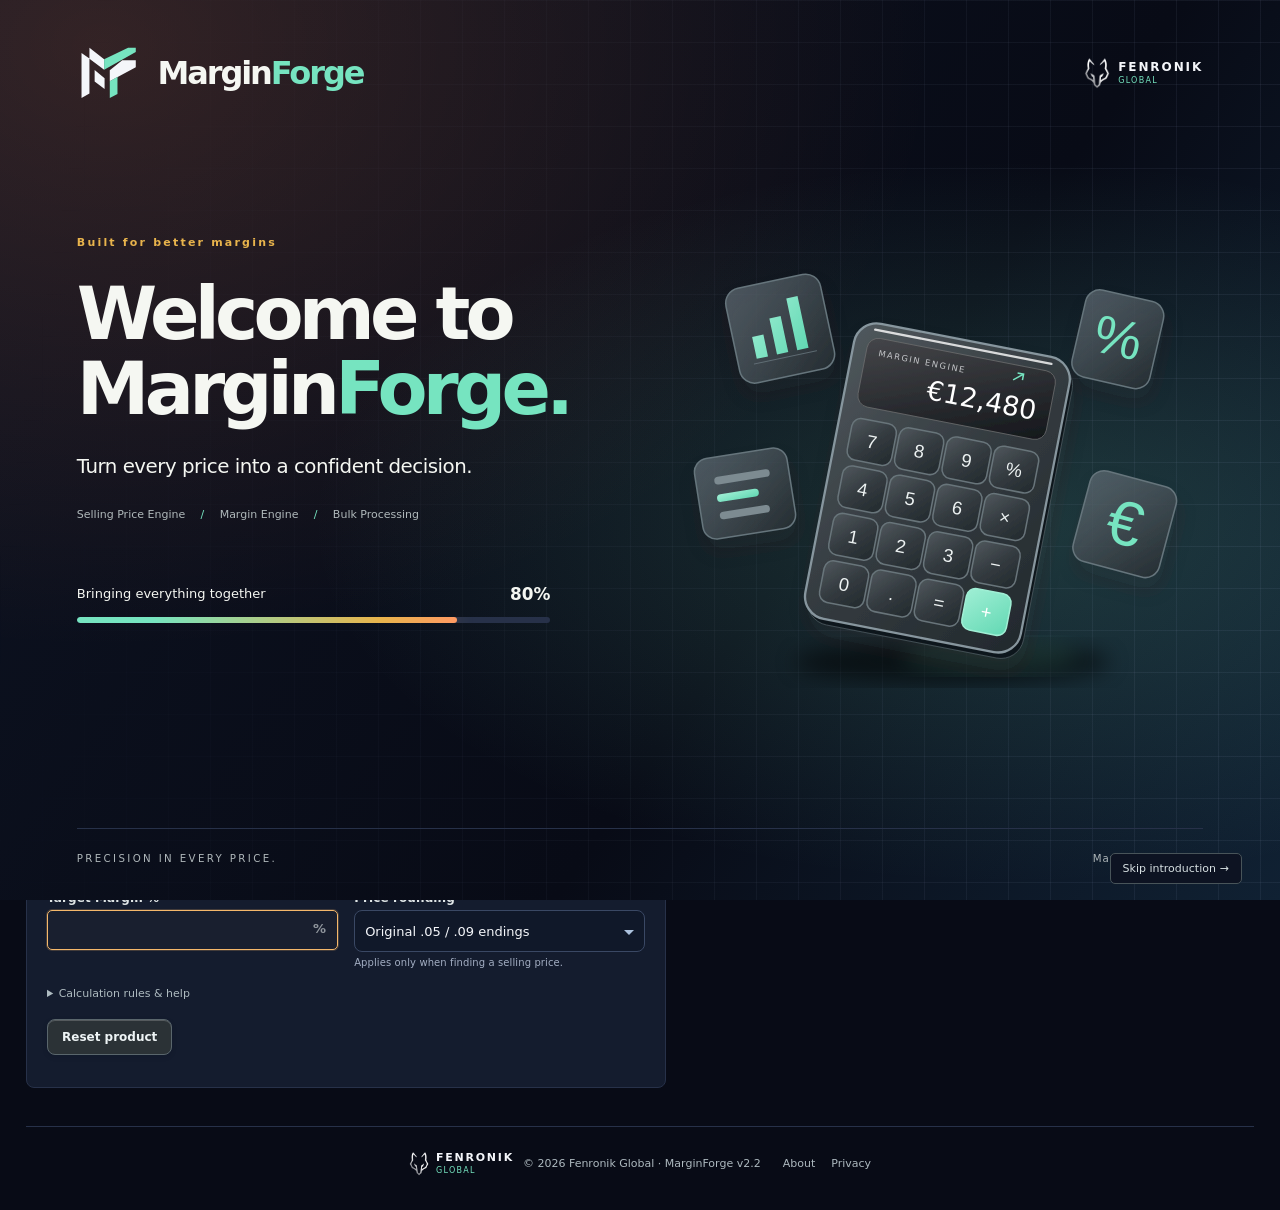
<file: index.html>
<!doctype html><html lang="en"><head><meta charset="utf-8"><meta name="viewport" content="width=device-width,initial-scale=1"><title>MarginForge by Fenronik Global — Marketplace Profit &amp; Pricing Engine</title><meta name="author" content="Fenronik Global"><meta name="description" content="MarginForge — Marketplace Profit &amp; Pricing Engine by Fenronik Global"><link rel="stylesheet" href="assets/app.css?v=fenronik-2"><link rel="stylesheet" href="assets/workspace-polish.css"><link rel="stylesheet" href="assets/workspace-theme.css"><link rel="stylesheet" href="assets/marketplace-results.css"><link rel="stylesheet" href="assets/workspace-inputs.css?v=bulk-margin-layout"><link rel="icon" type="image/svg+xml" href="assets/logo.svg?v=fenronik-3"></head><body><div class="welcome-screen integrated-welcome" id="welcomeScreen" role="dialog" aria-modal="true" aria-label="Welcome to MarginForge"><iframe id="welcomeFrame" src="assets/welcome.html?v=fenronik-3" title="MarginForge animated welcome screen"></iframe><button class="welcome-skip" id="enterWorkspace" type="button">Skip introduction →</button></div><aside class="masthead"><div class="identity"><div class="brand"><img class="app-logo" src="assets/logo.svg?v=fenronik-3" width="43" height="36" alt="MarginForge MF logo"><span>Margin<span class="brand-orange">Forge</span></span></div><a class="brand-sub parent-brand" href="https://fenronikglobal.in/">by Fenronik Global</a></div><nav class="engine-nav" aria-label="Pricing engines"><button data-engine="target">Selling Price Engine</button><button data-engine="actual">Margin Engine</button><button data-engine="compare">Marketplace Comparison</button></nav><button class="help-trigger" id="openHelp" type="button" aria-haspopup="dialog">Help</button><div class="language-control"><svg viewBox="0 0 24 24" fill="none" stroke="currentColor" stroke-width="1.6" aria-hidden="true"><circle cx="12" cy="12" r="9"/><ellipse cx="12" cy="12" rx="4" ry="9"/><path d="M3 12h18M5 7h14M5 17h14"/></svg><select id="interfaceLanguage" aria-label="Interface language"><option value="en">English</option><option value="es">Español</option><option value="fr">Français</option><option value="de">Deutsch</option></select></div></aside><main><header><div class="breadcrumb">Workspace &nbsp; / &nbsp; <strong id="crumb">Price calculator</strong></div><div class="workspace-status"><i></i>PRICING WORKSPACE · V2.2</div></header><div class="wrap"><div class="heading">
  <div class="workspace-title"><h1 id="title">Every channel. One pricing desk.</h1></div>
  <div class="forge-art" aria-hidden="true">
    <div class="forge-orbit"></div>
    <div class="forge-bars"><i></i><i></i><i></i><i></i><i></i><i></i><i></i><i></i></div>
    <div class="forge-scan"></div>
  </div>
</div><div class="workspace-controls"><div class="market"><span class="market-label">MARKET</span><select id="market"><option value="UK">United Kingdom · GBP</option><option value="FR">France · EUR</option><option value="DE">Germany · EUR</option></select></div><div class="channels" id="channels" aria-label="Marketplace"></div><div class="analysis-switch" id="amazonFulfilment" role="group" aria-label="Amazon fulfilment method"><button type="button" class="active" data-fulfilment="fba" aria-pressed="true">FBA</button><button type="button" data-fulfilment="fbm" aria-pressed="false">FBM</button></div></div><label class="field" id="amazonCategoryField" style="max-width:580px;margin-bottom:20px">Amazon category<select id="amazonCategory"><option value="beauty">Beauty, Health &amp; Personal Care</option><option value="home">Home Products</option><option value="baby">Baby Products</option><option value="grocery">Grocery &amp; Gourmet Foods</option><option value="clothing">Clothing &amp; Accessories</option><option value="electronics_acc">Electronic Accessories</option><option value="pet_clothing">Pet Clothing</option><option value="jewellery">Jewellery</option><option value="watches">Watches</option></select><small class="help" id="amazonCategoryHint"></small></label><label class="field full" id="sellerField" style="max-width:450px;margin-bottom:20px" hidden>eBay seller status<select id="sellerStatus"><option value="top">Top Rated Seller</option><option value="below">Below Standard Seller</option></select></label><div class="analysis-row"><div class="analysis-switch" id="analysisSize" aria-label="Analysis size"><button data-size="single">Single Product</button><button data-size="bulk">Bulk Analysis</button></div><details class="workspace-rules"><summary>Calculation rules</summary><div class="workspace-rules-body"><div id="notice" class="notice"></div></div></details></div><div id="single" class="section active"><div class="tabs" hidden><button class="active" data-mode="target">Selling Price Engine</button><button data-mode="actual">Margin Engine</button></div><div class="grid"><div><div class="card"><div class="cardhead"><h2>Product & Costs</h2><span class="badge" id="channelbadge" hidden>AMAZON</span></div><div class="fields"><label class="field full">EAN / ASIN / SKU<input id="sku" placeholder="e.g. B0918FHY6P"></label><label class="field">Cost of goods, ex-VAT<input id="cost" type="number" min="0" step=".01" value="7.29"></label><label class="field" id="fulfilLabel">Fulfilment / postage cost<input id="fulfil" type="number" min="0" step=".01" value="2.76"><small class="help">Final fee for this price band, before digital fee.</small></label><label class="field" id="fbaAtSpField" hidden>SP at which this FBA fee was calculated<input id="fbaAtSp" type="number" min=".01" step=".01" placeholder="e.g. 12.99"><small class="help"></small></label><label class="field">Inbound shipping / preparation<input id="shipping" type="number" min="0" step=".01" value="0"></label><label class="field">Storage / overhead per unit<input id="storage" type="number" min="0" step=".01" value="0"></label><label class="field">Customer delivery charge<input id="delivery" type="number" min="0" step=".01" value="0"><small class="help">Added to item price; included in fee base.</small></label><label class="field">Advertising / other cost per unit<input id="other" type="number" min="0" step=".01" value="0"></label><label class="field" id="quantityField" hidden>Units per order / pack<input id="quantity" type="number" min="1" step="1" value="1"></label><label class="field" id="adField" hidden>Advertising rate %<input id="adRate" type="number" min="0" max="100" step=".01" value="0"></label><label class="field" id="targetField">Target Margin %<input id="target" type="number" max="99" step=".01" value="6.18"></label><label class="field" id="spField" hidden>Current Selling Price<input id="sp" type="number" min=".01" step=".01" value="19.99"></label><label class="field" id="lowestField" hidden>Lowest selling price (optional)<input id="lowest" type="number" min=".01" step=".01" placeholder="e.g. 7.55"><small class="help">Second France price from column K.</small></label><label class="field">Price rounding<select id="rounding"><option value="cent">Next penny / cent</option><option value="99">Round up to .99</option><option value="legacy" selected>Original .05 / .09 endings</option></select><small class="help" id="roundingHelp">Applies only when finding a selling price.</small></label></div><div class="info" id="costInfo">Costs must be entered in the selected currency, excluding recoverable VAT. Margin = profit ÷ total customer payment (including delivery and sales VAT). Changing market does not convert amounts.</div><div class="actions"><button class="primary" id="calculate">Calculate pricing</button><button class="secondary" id="reset">Reset product</button></div><p id="error" class="error" role="alert"></p></div><div class="card"><div class="cardhead"><h2>Active Fee Profile</h2><button class="secondary" id="editfees" hidden>Edit settings</button></div><div id="profileSummary"></div></div></div><div id="result" aria-live="polite"><div class="empty">Your pricing analysis will appear here.<br>Review fee settings, then calculate a product.</div></div></div></div><div id="bulk" class="section"><div class="card"><div class="cardhead"><h2 id="bulkTemplateTitle">Bulk analysis template</h2><span class="badge">EXCEL-COMPATIBLE CSV</span></div><div class="template-grid" id="bulkTemplates" style="grid-template-columns:1fr"></div><p class="template-note" id="bulkTemplateNote">Download the matching template, replace the example rows with your products, keep the column headers, then save as CSV and upload below. For “Selling Price Engine”, SellingPrice can be blank. For “Margin Engine”, fill SellingPrice. This template belongs to the selected marketplace and country.</p></div><div class="card"><div class="toolbar"><div><h2>Bulk Analysis</h2><p class="muted">One channel and market per batch. Up to 2,000 products.</p></div><button class="secondary" id="template">Download template</button></div><div class="bulk-margin-controls">
<fieldset id="ebayMarginOptions" class="field" hidden>
<legend>Target margin method</legend>
<div class="bulk-margin-options">
<label><input type="radio" name="ebayMarginMethod" value="bulk" checked> Bulk target Margin</label>
<label><input type="radio" name="ebayMarginMethod" value="individual" id="ebayIndividualMargin"> Individual target margin</label>
</div>
</fieldset>
<label class="field" id="bulkTargetField">Target Margin %<input id="bulkTarget" type="number" max="99" value="6.18" step=".01"></label>
</div><p class="muted" id="bulkInstructions">CSV or Excel tab-separated columns: <b>EAN/ASIN/SKU, Cost, Fulfilment, Shipping, Storage, SellingPrice, Delivery, Other</b>. Header required. Fulfilment is optional; blank optional costs are zero.</p><textarea id="paste" aria-label="Bulk product data" placeholder="EAN/ASIN/SKU,Cost,Fulfilment,Shipping,Storage,SellingPrice,Delivery,Other&#10;SKU-001,7.29,2.76,0,0,19.99,0,0"></textarea><label class="field">Or upload CSV<input id="upload" type="file" accept=".csv,.tsv,.txt"></label><div class="actions"><button class="primary" id="runbulk">Run Analysis</button><button class="secondary" id="clearbulk">Clear</button><button class="secondary" id="export" disabled>Export Results</button></div><p id="bulkError" class="error" role="alert"></p></div><div class="card" id="bulkOutput" hidden></div></div><div id="compare" class="section"><div class="card"><div class="toolbar"><div><h2>Marketplace Comparison</h2><p class="muted">Uses unit cost, shipping, quantity and advertising rate from the price calculator.</p></div><button class="primary" id="runcompare">Compare channels</button></div><label class="field" style="max-width:260px">Item selling price for comparison<input id="comparePrice" type="number" min=".01" step=".01" value="19.99"></label><div id="comparisonFees" class="fields" hidden></div><div class="info">UK eBay, OnCommerce and Shopify use your Excel formulas: unit cost × quantity, shipping once per order, and margin on ex-VAT revenue. Amazon FBA uses revenue excluding VAT. Select Amazon to review its fulfilment inputs. Use individual calculators when channel shipping costs differ.</div><p id="compareError" class="error" role="alert"></p><div id="compareOutput" class="tablewrap" style="margin-top:20px"></div></div></div><div id="settings" class="section" hidden><div class="card"><div class="cardhead"><div><h2 id="settingsTitle">Marketplace fee settings</h2><p class="muted">Separate profiles for each channel and country. Saved in this browser.</p></div><span class="badge">EDITABLE PROFILE</span></div><div class="notice" id="settingsNotice">Starting values are examples, not a verified fee schedule. Enter rates from your seller account. FBA fees are entered per product; enter the final fee including any applicable surcharge. Monthly subscriptions are allocated through storage / overhead per unit.</div><form id="settingsForm"><div class="profile-grid" id="settingsFields"></div><label class="confirm"><input type="checkbox" id="confirmed">I have reviewed this market, sales VAT, fee rates and payment provider for my account.</label><div class="actions"><button class="primary" type="submit">Save fee profile</button><button class="secondary" type="button" id="restore">Restore example values</button></div><p id="saveStatus" class="status" role="status"></p></form><div class="info" id="settingsInfo">Sales VAT is deducted from VAT-inclusive revenue. Fee VAT only adds a cost when non-recoverable. For Shopify Payments, keep the additional platform transaction rate at 0%; for an external gateway, enter both gateway and applicable platform fees. Minimum commission applies to referral / commission only. The threshold model applies its rate to the entire order; use a flat negotiated effective rate for progressive fee schedules.</div><p class="muted">Reference pages: <a class="link" href="https://sell.amazon.co.uk/pricing" target="_blank" rel="noopener">Amazon</a> · <a class="link" href="https://www.ebay.co.uk/help/selling/fees-credits-invoices/store-selling-fees?id=4809" target="_blank" rel="noopener">eBay</a> · <a class="link" href="https://www.onbuy.com/" target="_blank" rel="noopener">OnCommerce</a> · <a class="link" href="https://help.shopify.com/en/manual/intro-to-shopify/pricing-plans/pricing-overview" target="_blank" rel="noopener">Shopify</a>. Check the relevant local seller portal for EU rates.</p></div></div><footer class="app-footer"><div class="footer-brand"><a class="fenronik-wordmark" href="https://fenronikglobal.in/"><img src="assets/fenronik-wolf.png" width="26" height="32" alt=""><span><b>FENRONIK</b><small>GLOBAL</small></span></a><span>© 2026 Fenronik Global · MarginForge v2.2</span></div><nav aria-label="Footer links"><button data-footer-info="about">About</button><button data-footer-info="privacy">Privacy</button></nav><div class="theme-control" role="group" aria-label="Colour theme"><span>Theme</span><button data-theme-choice="dark" aria-pressed="true">Dark</button><button data-theme-choice="light" aria-pressed="false">Light</button></div></footer><dialog id="footerDialog"><div class="dialog-head"><h2 id="footerDialogTitle"></h2><button id="closeFooterDialog" aria-label="Close dialog">×</button></div><p id="footerDialogText"></p></dialog></div></main><dialog id="helpDialog" aria-labelledby="helpTitle"><div class="dialog-head"><h2 id="helpTitle">Using MarginForge</h2><button id="closeHelp" aria-label="Close help">×</button></div><p class="help-intro">Choose an engine, a marketplace, and Single Product or Bulk Analysis.</p><div class="help-sections"><section><h3>Selling Price Engine</h3><p>Enter product costs and your target margin. The recommended selling price updates automatically after you finish typing. Negative target margins are supported.</p><p>Breakeven Selling Price is the lowest supported price with a non-negative profit, using the original .05 / .09 ending pattern.</p></section><section><h3>Margin Engine</h3><p>Enter the exact current selling price and costs to see profit, margin, and fees. Price rounding is visible but disabled in this engine.</p></section><section><h3>Choose the market</h3><p>Amazon supports United Kingdom, France, and Germany. eBay, OnCommerce, Shopify, and TikTok use UK calculations. Amounts must be entered in the selected currency; switching countries does not convert them.</p></section><section><h3>Enter costs correctly</h3><p>Enter costs excluding recoverable VAT. For Amazon UK, select the category and enter the FBA fee. The FBA fee steps up automatically: +£0.40 above £10 (UK), +€0.40 above €11 (Germany), +€0.42 / €0.52 above €12 (France, by base fee). Always enter the selling price at which the FBA fee was calculated, so the right fee is used for every price tested.</p><p>For eBay, OnCommerce, and Shopify, unit cost is multiplied by quantity and shipping is deducted once per order. Enter the total order or pack selling price. On eBay, select Top Rated or Below Standard; Below Standard includes the additional 6% fee.</p></section><section><h3>TikTok UK</h3><p>Enter product cost, TikTok shipping fee and seller shipping separately. Smart Promotion defaults to 5%. Commission is 9% plus a separate 1% fee; each percentage fee is rounded to two decimals. The supplied spreadsheet has no VAT deduction. Margin uses selling price.</p></section><section><h3>Price rounding</h3><p>Choose Next penny / cent, Round up to .99, or Original endings when finding a selling price. The recommended price meets or exceeds your target margin. Breakeven always uses Original endings.</p></section><section><h3>Bulk Analysis</h3><ol><li>Select the engine, marketplace, and country.</li><li>Download its matching template. Keep the headers and replace the example rows.</li><li>Find-price templates contain costs; current-margin templates also require SellingPrice.</li><li>Upload your CSV, or paste its contents or Excel tab-separated data.</li><li>Set the batch target margin if applicable, then click <b>Run Analysis</b>.</li><li>Review row errors and click <b>Export Results</b> to download the CSV.</li></ol><p>Up to 2,000 products per batch. Re-run analysis after changing batch data or settings. EAN / ASIN / SKU identifies each product.</p></section><section><h3>Read the results</h3><p>The cost bar shows profit, fees, fulfilment, product costs, and VAT as shares of the selling price. eBay, OnCommerce, Shopify and Amazon UK margin uses revenue excluding VAT; Amazon France, Amazon Germany and TikTok use the selling price, following the agreed calculations.</p><p>For a loss, the bar shows proportions of total deductions and a separate loss notice. Expand Calculation details for formula notes.</p></section><section><h3>Marketplace Comparison</h3><p>Use UK to compare channels at a selling price, based on costs from the single-product form. Use individual calculators when shipping or other inputs differ between marketplaces.</p></section><section><h3>Theme & privacy</h3><p>Use Dark / Light in the header; your choice is remembered in this browser. Single-product inputs are saved separately for each marketplace and country on this device. Switching back restores them. Reset product clears the selected product values. Product calculations stay in your browser. Footer Privacy explains external font and profile-image requests. Fee model date indicates when the app rules were configured, rather than live verification of seller fees.</p></section></div></dialog><script src="assets/app.js?v=bulk-margin-layout"></script></body></html>
</file>
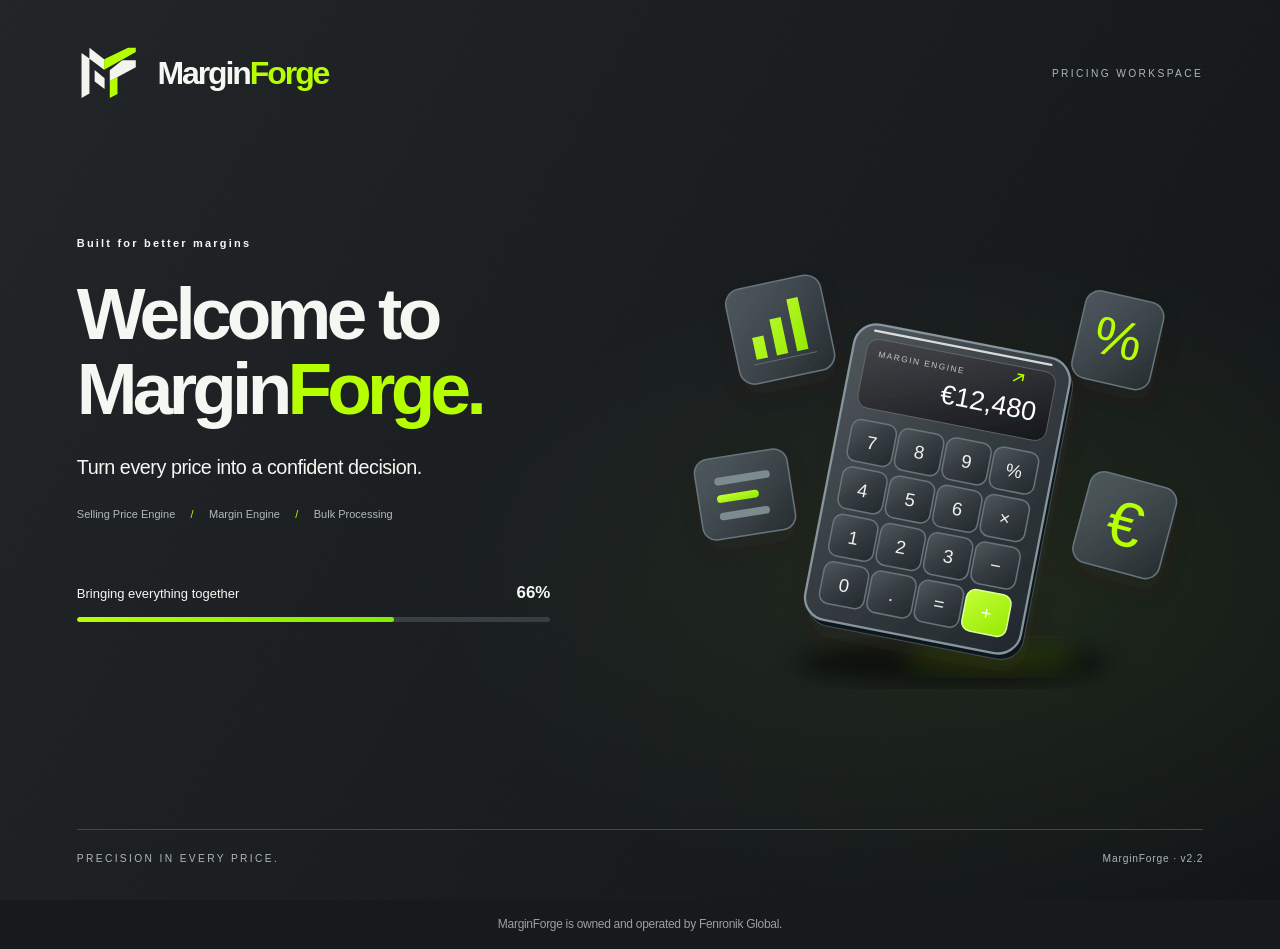
<file: welcome.html>
<!doctype html><html lang="en"><head><meta charset="utf-8"><meta name="viewport" content="width=device-width,initial-scale=1"><title>MarginForge — Charcoal &amp; Neon</title><style>
*{box-sizing:border-box}html,body{margin:0;min-height:100%;font-family:Arial,Helvetica,sans-serif;color:#f5f7f2;background:#171a1c}body{min-height:100vh;overflow-x:hidden}.screen{min-height:100vh;padding:5vh 6vw 4vh;display:flex;flex-direction:column;position:relative;isolation:isolate;background:radial-gradient(ellipse at 78% 65%,#8aef0012,transparent 40%),linear-gradient(120deg,#202427,#111416)}.screen:before{content:'';position:absolute;inset:0;z-index:-1;opacity:.035;background-image:url("data:image/svg+xml,%3Csvg xmlns='http://www.w3.org/2000/svg' width='180' height='180'%3E%3Cfilter id='n'%3E%3CfeTurbulence type='fractalNoise' baseFrequency='.8' numOctaves='3' stitchTiles='stitch'/%3E%3C/filter%3E%3Crect width='100%25' height='100%25' filter='url(%23n)' opacity='.6'/%3E%3C/svg%3E")}header,footer{display:flex;align-items:center;justify-content:space-between}.brand{display:flex;align-items:center;gap:1vw;font-size:clamp(25px,2.5vw,110px);font-weight:850;letter-spacing:-.065em}.brand svg{width:5.3vw;min-width:55px;height:auto}.neon{color:#b6ff00}.eyebrow,footer{font-size:clamp(10px,.8vw,35px);letter-spacing:.23em;text-transform:uppercase;color:#aeb6b9}.main{flex:1;display:grid;grid-template-columns:1.05fr 1fr;align-items:center;gap:2vw;padding:7vh 0}.copy{position:relative;z-index:1;animation:reveal 1.1s both .15s}.label{font-size:clamp(11px,.8vw,34px);letter-spacing:.2em;font-weight:bold;margin-bottom:3vh}h1{font-size:clamp(44px,5.7vw,240px);line-height:1.03;letter-spacing:-.065em;margin:0 0 3vh;font-weight:850}h1 span{white-space:nowrap}p{font-size:clamp(16px,1.55vw,64px);line-height:1.4;letter-spacing:-.025em;margin:0}.engines{display:flex;gap:1.2vw;margin:3vh 0 7vh;font-size:clamp(11px,.85vw,35px);color:#b0b9bb}.engines span+span:before{content:'/';margin-right:1.2vw;color:#b6ff00}.loader{max-width:37vw}.readout{display:flex;justify-content:space-between;align-items:center;font-size:clamp(13px,1vw,42px);margin-bottom:1.5vh}.readout strong{font-size:1.3em;font-variant-numeric:tabular-nums}.track{height:clamp(5px,.42vw,20px);background:#383f42;border-radius:100px;overflow:hidden}.bar{height:100%;width:0;background:linear-gradient(90deg,#b6ff00,#80ed00);border-radius:inherit;box-shadow:0 0 20px #a6ff0044}.enter{margin-top:3vh;border:0;border-radius:8px;background:#b6ff00;color:#111610;font:inherit;font-size:clamp(13px,1vw,42px);padding:1.1em 1.7em;cursor:pointer;opacity:0;visibility:hidden;transform:translateY(8px);transition:.4s}.enter.ready{opacity:1;visibility:visible;transform:none}.enter:hover{background:#d0ff66}.art{width:100%;overflow:visible;animation:reveal 1.6s both .25s}.ribbon{transform-origin:center;animation:float 6s ease-in-out infinite}.shine{animation:shine 5s ease-in-out infinite}footer{border-top:1px solid #41494d;padding-top:2.6vh}.version{letter-spacing:.08em;text-transform:none}.screen.exiting{animation:exit .65s both}@keyframes reveal{from{opacity:0;transform:translateY(28px)}to{opacity:1;transform:none}}@keyframes float{50%{transform:translateY(-10px) rotate(1deg)}}@keyframes shine{0%,20%{opacity:0;transform:translateX(-250px)}45%{opacity:.55}70%,100%{opacity:0;transform:translateX(280px)}}@keyframes exit{to{opacity:0;transform:scale(1.025)}}@media(max-width:700px){.screen{padding:25px 24px;min-height:100svh}header .eyebrow{display:none}.main{grid-template-columns:1fr;gap:16px;padding:35px 0 10px}.copy{order:2}h1{font-size:clamp(42px,10vw,70px)}.art{width:65%;margin:auto;max-height:30vh}.label{margin-bottom:15px}.engines{margin:18px 0 25px;gap:10px;flex-wrap:wrap}.loader{max-width:none}.brand svg{width:50px;min-width:50px}footer{margin-top:25px;font-size:9px}.enter{margin-top:16px}}@media(prefers-reduced-motion:reduce){*,*:before{animation:none!important;transition:none!important}}
.calculator{transform-origin:50% 55%;animation:calculatorFloat 7s ease-in-out infinite}.tile{animation:tileFloat 5.5s ease-in-out infinite;transform-origin:center}.tile-percent{animation-delay:-1.2s}.tile-bars{animation-delay:-2.8s}.tile-currency{animation-delay:-4s}@keyframes calculatorFloat{50%{transform:translateY(-13px) rotate(-1.5deg)}}@keyframes tileFloat{50%{transform:translateY(-18px)}}@media(prefers-reduced-motion:reduce){.calculator,.tile{animation:none!important}}</style></head><body><main class="screen" id="welcome"><header><div class="brand"><svg viewBox="0 0 300 250" aria-label="Forged MF logo" role="img"><path fill="#f2f5ef" d="M20 35v200l35-20V61L120 110v-47L55 12v48zM78 111v50l44 34v-48zM145 112v48l115-62V67h-60z"/><path fill="#b6ff00" d="M120 63v47L260 31V12h-34zM145 160v75l34-18v-76z"/></svg><span>Margin<span class="neon">Forge</span></span></div><div class="eyebrow">Pricing workspace</div></header><section class="main"><div class="copy"><div class="label">Built for better margins</div><h1>Welcome to<br><span>Margin<span class="neon">Forge.</span></span></h1><p>Turn every price into a confident decision.</p><div class="engines"><span>Selling Price Engine</span><span>Margin Engine</span><span>Bulk Processing</span></div><div class="loader"><div class="readout"><span id="status">Preparing your workspace</span><strong id="percentage">0%</strong></div><div class="track" role="progressbar" aria-label="Workspace loading" aria-valuemin="0" aria-valuemax="100" aria-valuenow="0"><div class="bar" id="bar"></div></div><button class="enter" id="enter">Enter workspace &nbsp; ↗</button></div></div><svg class="art" viewBox="0 0 700 650" role="img" aria-label="Floating calculator and pricing tiles"><defs><linearGradient id="ivory" x2="1" y2="1"><stop stop-color="#50585d"/><stop offset=".5" stop-color="#343b40"/><stop offset="1" stop-color="#22292d"/></linearGradient><linearGradient id="glass" x2="1" y2="1"><stop stop-color="#647078" stop-opacity=".7"/><stop offset="1" stop-color="#252d32" stop-opacity=".9"/></linearGradient><linearGradient id="display" x2="1" y2="1"><stop stop-color="#45464a"/><stop offset="1" stop-color="#14171b"/></linearGradient><linearGradient id="neon" x2="1" y2="1"><stop stop-color="#c4ff38"/><stop offset="1" stop-color="#95e900"/></linearGradient><filter id="shadow" x="-40%" y="-40%" width="190%" height="200%"><feDropShadow dx="3" dy="16" stdDeviation="12" flood-color="#473221" flood-opacity=".16"/></filter><filter id="blur"><feGaussianBlur stdDeviation="14"/></filter><rect id="key" width="59" height="55" rx="12" fill="url(#ivory)" stroke="#68747a" stroke-width="2"/></defs><ellipse cx="373" cy="583" rx="205" ry="27" fill="#000" opacity=".55" filter="url(#blur)"/><ellipse cx="423" cy="575" rx="115" ry="22" fill="#a6ff00" opacity=".12" filter="url(#blur)"/><g class="tile tile-chart" filter="url(#shadow)"><g transform="translate(86 85) rotate(-12 64 64)"><rect width="126" height="126" rx="20" fill="url(#glass)" stroke="#66757c" stroke-width="2"/><path d="M25 95V66h15v29M52 95V47h15v48M79 95V26h15v69" fill="url(#neon)"/><path d="M20 101h84" stroke="#68767d"/></g></g><g class="tile tile-percent" filter="url(#shadow)"><g transform="translate(537 104) rotate(13 52 58)"><rect width="104" height="116" rx="19" fill="url(#glass)" stroke="#66757c" stroke-width="2"/><text x="52" y="80" text-anchor="middle" font-size="70" fill="#b6ff00" font-family="Arial">%</text></g></g><g class="tile tile-bars" filter="url(#shadow)"><g transform="translate(42 310) rotate(-9 61 53)"><rect width="122" height="106" rx="18" fill="url(#glass)" stroke="#66757c" stroke-width="2"/><rect x="24" y="26" width="73" height="10" rx="5" fill="#7d8b91"/><rect x="24" y="49" width="55" height="10" rx="5" fill="url(#neon)"/><rect x="24" y="72" width="66" height="10" rx="5" fill="#7d8b91"/></g></g><g class="tile tile-currency" filter="url(#shadow)"><g transform="translate(540 342) rotate(15 58 61)"><rect width="116" height="122" rx="19" fill="url(#glass)" stroke="#66757c" stroke-width="2"/><text x="58" y="88" text-anchor="middle" font-size="82" fill="#b6ff00" font-family="Arial">€</text></g></g><g class="calculator" filter="url(#shadow)"><g transform="translate(211 160) rotate(11 144 195)"><rect x="5" y="7" width="286" height="392" rx="30" fill="#11181d" stroke="#4c595f"/><rect width="286" height="392" rx="30" fill="url(#ivory)" stroke="#87969e" stroke-width="3"/><rect x="18" y="19" width="250" height="91" rx="15" fill="url(#display)" stroke="#6b6c6e"/><text x="34" y="42" fill="#c4c6c9" font-size="11" letter-spacing="2">MARGIN ENGINE</text><text id="calcValue" x="250" y="85" text-anchor="end" fill="#fff" font-size="35" font-weight="500">€12,480</text><path d="M213 39l12-10m-8 0h8v8" fill="none" stroke="#b6ff00" stroke-width="2"/><g fill="#edf2f2" font-size="24" text-anchor="middle" font-family="Arial"><g transform="translate(18 126)"><use href="#key"/><text x="29.5" y="36">7</text></g><g transform="translate(81 126)"><use href="#key"/><text x="29.5" y="36">8</text></g><g transform="translate(144 126)"><use href="#key"/><text x="29.5" y="36">9</text></g><g transform="translate(207 126)"><use href="#key"/><text x="29.5" y="36">%</text></g><g transform="translate(18 189)"><use href="#key"/><text x="29.5" y="36">4</text></g><g transform="translate(81 189)"><use href="#key"/><text x="29.5" y="36">5</text></g><g transform="translate(144 189)"><use href="#key"/><text x="29.5" y="36">6</text></g><g transform="translate(207 189)"><use href="#key"/><text x="29.5" y="36">×</text></g><g transform="translate(18 252)"><use href="#key"/><text x="29.5" y="36">1</text></g><g transform="translate(81 252)"><use href="#key"/><text x="29.5" y="36">2</text></g><g transform="translate(144 252)"><use href="#key"/><text x="29.5" y="36">3</text></g><g transform="translate(207 252)"><use href="#key"/><text x="29.5" y="36">−</text></g><g transform="translate(18 315)"><use href="#key"/><text x="29.5" y="36">0</text></g><g transform="translate(81 315)"><use href="#key"/><text x="29.5" y="36">.</text></g><g transform="translate(144 315)"><use href="#key"/><text x="29.5" y="36">=</text></g><g transform="translate(207 315)"><rect width="59" height="55" rx="12" fill="url(#neon)" stroke="#d8ff9b" stroke-width="2"/><text x="29.5" y="36" fill="#fff">+</text></g></g><path d="M24 9h234" stroke="white" stroke-width="3" stroke-linecap="round" opacity=".8"/></g></g></svg></section><footer><span>Precision in every price.</span><span class="version">MarginForge · v2.2</span></footer></main><script>
// Integration: call MarginForgeWelcome.setProgress(0..100); finish with .complete().
// Add ?manual=1 to disable the 2.5-second introduction timer.
(()=>{const root=document.querySelector('#welcome'),bar=document.querySelector('#bar'),pct=document.querySelector('#percentage'),track=document.querySelector('.track'),status=document.querySelector('#status'),button=document.querySelector('#enter');let progress=0,frame;function setProgress(value){progress=Math.max(0,Math.min(100,Number(value)||0));bar.style.width=progress+'%';pct.textContent=Math.floor(progress)+'%';track.setAttribute('aria-valuenow',Math.floor(progress));status.textContent=progress>=100?'Your workspace is ready':progress>65?'Bringing everything together':progress>30?'Preparing your pricing engines':'Preparing your workspace';button.classList.toggle('ready',progress>=100)}function enter(){root.classList.add('exiting');setTimeout(()=>{window.dispatchEvent(new CustomEvent('marginforge:enter'));if(window.parent!==window)window.parent.postMessage({type:'marginforge:enter'},location.origin);root.hidden=true},650)}window.MarginForgeWelcome={setProgress(value){cancelAnimationFrame(frame);setProgress(value)},complete(){cancelAnimationFrame(frame);setProgress(100)},enter,replay(){root.hidden=false;root.classList.remove('exiting');demo()}};button.addEventListener('click',enter);function demo(){const start=performance.now();function tick(now){let t=Math.min(1,(now-start)/2500);setProgress(100*(1-Math.pow(1-t,1.7)));if(t<1)frame=requestAnimationFrame(tick);else{setProgress(100);window.dispatchEvent(new CustomEvent('marginforge:enter'));if(window.parent!==window)window.parent.postMessage({type:'marginforge:enter'},location.origin);}}frame=requestAnimationFrame(tick)}if(!new URLSearchParams(location.search).has('manual'))demo()})();
</script><p style="text-align:center;opacity:.6;font-size:12px;margin:16px">MarginForge is owned and operated by Fenronik Global.</p></body></html>
</file>
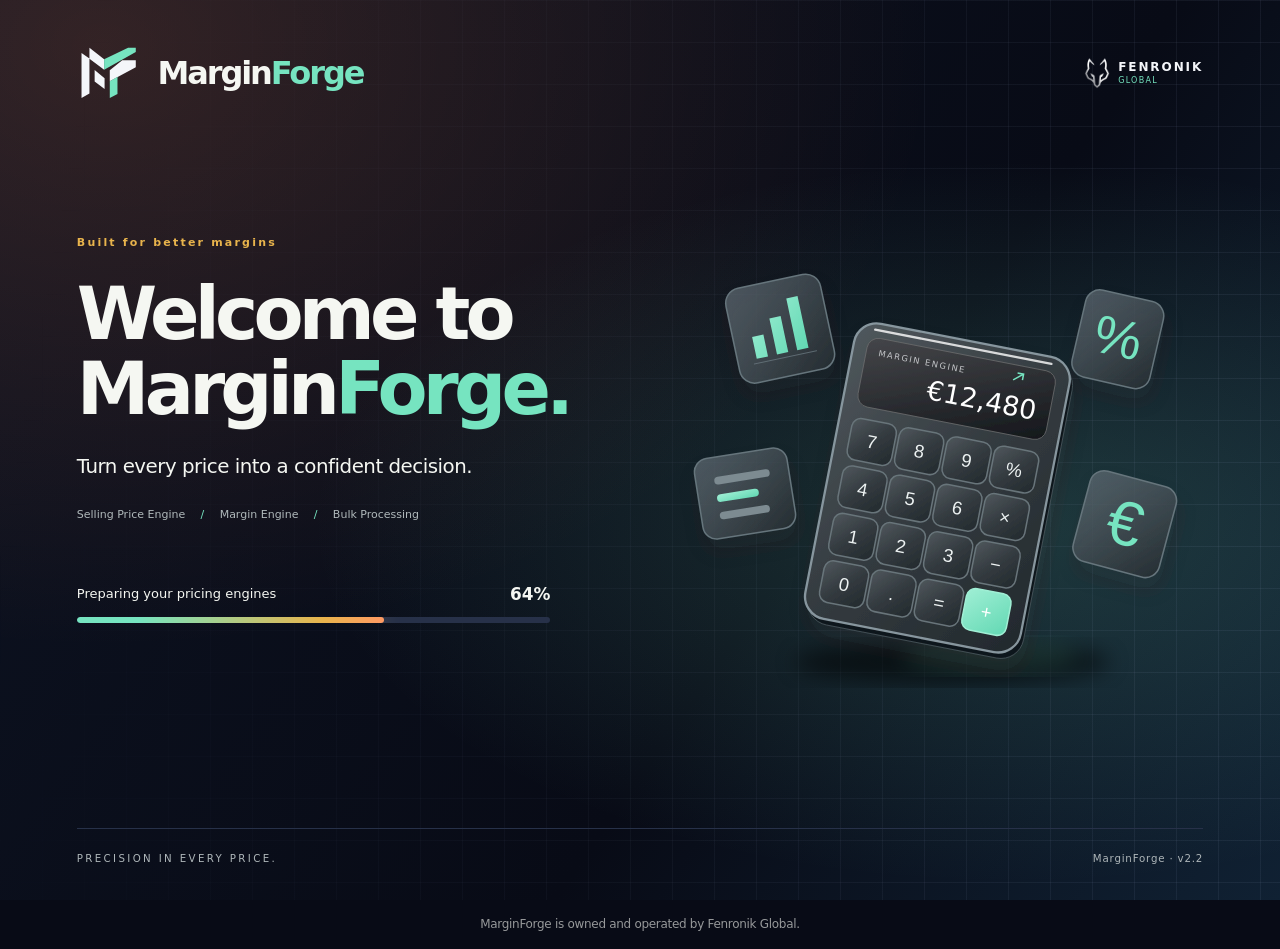
<file: assets/welcome.html>
<!doctype html><html lang="en"><head><meta charset="utf-8"><meta name="viewport" content="width=device-width,initial-scale=1"><title>MarginForge by Fenronik Global</title><style>
*{box-sizing:border-box}html,body{margin:0;min-height:100%;font-family:"Segoe UI",system-ui,-apple-system,"Helvetica Neue",Arial,sans-serif;color:#f5f7f2;background:#080b16}body{min-height:100vh;overflow-x:hidden}.screen{min-height:100vh;padding:5vh 6vw 4vh;display:flex;flex-direction:column;position:relative;isolation:isolate;background:radial-gradient(ellipse at 78% 65%,#76e4c012,transparent 40%),linear-gradient(120deg,#0d1322,#080b16)}.screen:before{content:'';position:absolute;inset:0;z-index:-1;opacity:.035;background-image:url("data:image/svg+xml,%3Csvg xmlns='http://www.w3.org/2000/svg' width='180' height='180'%3E%3Cfilter id='n'%3E%3CfeTurbulence type='fractalNoise' baseFrequency='.8' numOctaves='3' stitchTiles='stitch'/%3E%3C/filter%3E%3Crect width='100%25' height='100%25' filter='url(%23n)' opacity='.6'/%3E%3C/svg%3E")}header,footer{display:flex;align-items:center;justify-content:space-between}.brand{display:flex;align-items:center;gap:1vw;font-size:clamp(25px,2.5vw,110px);font-weight:850;letter-spacing:-.065em}.brand svg{width:5.3vw;min-width:55px;height:auto}.neon{color:#76e4c0}.eyebrow,footer{font-size:clamp(10px,.8vw,35px);letter-spacing:.23em;text-transform:uppercase;color:#aeb6b9}.main{flex:1;display:grid;grid-template-columns:1.05fr 1fr;align-items:center;gap:2vw;padding:7vh 0}.copy{position:relative;z-index:1;animation:reveal 1.1s both .15s}.label{font-size:clamp(11px,.8vw,34px);letter-spacing:.2em;font-weight:bold;margin-bottom:3vh}h1{font-size:clamp(44px,5.7vw,240px);line-height:1.03;letter-spacing:-.065em;margin:0 0 3vh;font-weight:850}h1 span{white-space:nowrap}p{font-size:clamp(16px,1.55vw,64px);line-height:1.4;letter-spacing:-.025em;margin:0}.engines{display:flex;gap:1.2vw;margin:3vh 0 7vh;font-size:clamp(11px,.85vw,35px);color:#b0b9bb}.engines span+span:before{content:'/';margin-right:1.2vw;color:#76e4c0}.loader{max-width:37vw}.readout{display:flex;justify-content:space-between;align-items:center;font-size:clamp(13px,1vw,42px);margin-bottom:1.5vh}.readout strong{font-size:1.3em;font-variant-numeric:tabular-nums}.track{height:clamp(5px,.42vw,20px);background:#383f42;border-radius:100px;overflow:hidden}.bar{height:100%;width:0;background:linear-gradient(90deg,#76e4c0,#62d8b3);border-radius:inherit;box-shadow:0 0 20px #76e4c044}.enter{margin-top:3vh;border:0;border-radius:8px;background:#76e4c0;color:#111610;font:inherit;font-size:clamp(13px,1vw,42px);padding:1.1em 1.7em;cursor:pointer;opacity:0;visibility:hidden;transform:translateY(8px);transition:.4s}.enter.ready{opacity:1;visibility:visible;transform:none}.enter:hover{background:#a0efd5}.art{width:100%;overflow:visible;animation:reveal 1.6s both .25s}.ribbon{transform-origin:center;animation:float 6s ease-in-out infinite}.shine{animation:shine 5s ease-in-out infinite}footer{border-top:1px solid #41494d;padding-top:2.6vh}.version{letter-spacing:.08em;text-transform:none}.screen.exiting{animation:exit .65s both}@keyframes reveal{from{opacity:0;transform:translateY(28px)}to{opacity:1;transform:none}}@keyframes float{50%{transform:translateY(-10px) rotate(1deg)}}@keyframes shine{0%,20%{opacity:0;transform:translateX(-250px)}45%{opacity:.55}70%,100%{opacity:0;transform:translateX(280px)}}@keyframes exit{to{opacity:0;transform:scale(1.025)}}@media(max-width:700px){.screen{padding:25px 24px;min-height:100svh}header .eyebrow{display:none}.main{grid-template-columns:1fr;gap:16px;padding:35px 0 10px}.copy{order:2}h1{font-size:clamp(42px,10vw,70px)}.art{width:65%;margin:auto;max-height:30vh}.label{margin-bottom:15px}.engines{margin:18px 0 25px;gap:10px;flex-wrap:wrap}.loader{max-width:none}.brand svg{width:50px;min-width:50px}footer{margin-top:25px;font-size:9px}.enter{margin-top:16px}}@media(prefers-reduced-motion:reduce){*,*:before{animation:none!important;transition:none!important}}
.calculator{transform-origin:50% 55%;animation:calculatorFloat 7s ease-in-out infinite}.tile{animation:tileFloat 5.5s ease-in-out infinite;transform-origin:center}.tile-percent{animation-delay:-1.2s}.tile-bars{animation-delay:-2.8s}.tile-currency{animation-delay:-4s}@keyframes calculatorFloat{50%{transform:translateY(-13px) rotate(-1.5deg)}}@keyframes tileFloat{50%{transform:translateY(-18px)}}@media(prefers-reduced-motion:reduce){.calculator,.tile{animation:none!important}}.fenronik-wordmark{display:inline-flex;gap:8px;align-items:center;line-height:1;text-decoration:none;color:#f4f6fa}.fenronik-wordmark img{width:26px;height:32px;object-fit:contain}.fenronik-wordmark b,.fenronik-wordmark small{display:block;letter-spacing:.16em}.fenronik-wordmark b{font-size:12px}.fenronik-wordmark small{font-size:8px;margin-top:4px;color:#76e4c0}.fenronik-wordmark:focus-visible{outline:2px solid #76e4c0;outline-offset:4px}
/* Fenronik welcome palette */
.screen {
  background:radial-gradient(ellipse at 8% 5%,#ff7a3d29,transparent 50%),
    radial-gradient(ellipse at 79% 58%,#76e4c030,transparent 49%),
    linear-gradient(125deg,#0d1322,#080b16 62%,#102133);
}
.screen::before {
  opacity:1;
  background-image:linear-gradient(#9eacd016 1px,transparent 1px),
    linear-gradient(90deg,#9eacd016 1px,transparent 1px);
  background-size:42px 42px;
  mask-image:linear-gradient(100deg,transparent 5%,#000 90%);
}
.label {color:#e9b44c;}
.track {background:#273149;}
.bar {background:linear-gradient(90deg,#76e4c0 20%,#e9b44c 80%,#ff9a63);box-shadow:0 0 20px #e9b44c55;}
.enter,.enter:hover {background:linear-gradient(105deg,#ff7a3d,#e9b44c);color:#1b140b;}
.enter:hover {filter:brightness(1.1);}
footer {border-top-color:#273149;}
</style></head><body><main class="screen" id="welcome"><header><div class="brand"><svg viewBox="0 0 300 250" aria-label="Forged MF logo" role="img"><path fill="#f4f6fa" d="M20 35v200l35-20V61L120 110v-47L55 12v48zM78 111v50l44 34v-48zM145 112v48l115-62V67h-60z"/><path fill="#76e4c0" d="M120 63v47L260 31V12h-34zM145 160v75l34-18v-76z"/></svg><span>Margin<span class="neon">Forge</span></span></div><a class="fenronik-wordmark" href="https://fenronikglobal.in/"><img src="fenronik-wolf.png" width="26" height="32" alt=""><span><b>FENRONIK</b><small>GLOBAL</small></span></a></header><section class="main"><div class="copy"><div class="label">Built for better margins</div><h1>Welcome to<br><span>Margin<span class="neon">Forge.</span></span></h1><p>Turn every price into a confident decision.</p><div class="engines"><span>Selling Price Engine</span><span>Margin Engine</span><span>Bulk Processing</span></div><div class="loader"><div class="readout"><span id="status">Preparing your workspace</span><strong id="percentage">0%</strong></div><div class="track" role="progressbar" aria-label="Workspace loading" aria-valuemin="0" aria-valuemax="100" aria-valuenow="0"><div class="bar" id="bar"></div></div><button class="enter" id="enter">Enter workspace &nbsp; ↗</button></div></div><svg class="art" viewBox="0 0 700 650" role="img" aria-label="Floating calculator and pricing tiles"><defs><linearGradient id="ivory" x2="1" y2="1"><stop stop-color="#50585d"/><stop offset=".5" stop-color="#343b40"/><stop offset="1" stop-color="#22292d"/></linearGradient><linearGradient id="glass" x2="1" y2="1"><stop stop-color="#647078" stop-opacity=".7"/><stop offset="1" stop-color="#252d32" stop-opacity=".9"/></linearGradient><linearGradient id="display" x2="1" y2="1"><stop stop-color="#45464a"/><stop offset="1" stop-color="#14171b"/></linearGradient><linearGradient id="neon" x2="1" y2="1"><stop stop-color="#a0efd5"/><stop offset="1" stop-color="#62d8b3"/></linearGradient><filter id="shadow" x="-40%" y="-40%" width="190%" height="200%"><feDropShadow dx="3" dy="16" stdDeviation="12" flood-color="#473221" flood-opacity=".16"/></filter><filter id="blur"><feGaussianBlur stdDeviation="14"/></filter><rect id="key" width="59" height="55" rx="12" fill="url(#ivory)" stroke="#68747a" stroke-width="2"/></defs><ellipse cx="373" cy="583" rx="205" ry="27" fill="#000" opacity=".55" filter="url(#blur)"/><ellipse cx="423" cy="575" rx="115" ry="22" fill="#76e4c0" opacity=".12" filter="url(#blur)"/><g class="tile tile-chart" filter="url(#shadow)"><g transform="translate(86 85) rotate(-12 64 64)"><rect width="126" height="126" rx="20" fill="url(#glass)" stroke="#66757c" stroke-width="2"/><path d="M25 95V66h15v29M52 95V47h15v48M79 95V26h15v69" fill="url(#neon)"/><path d="M20 101h84" stroke="#68767d"/></g></g><g class="tile tile-percent" filter="url(#shadow)"><g transform="translate(537 104) rotate(13 52 58)"><rect width="104" height="116" rx="19" fill="url(#glass)" stroke="#66757c" stroke-width="2"/><text x="52" y="80" text-anchor="middle" font-size="70" fill="#76e4c0" font-family="Arial">%</text></g></g><g class="tile tile-bars" filter="url(#shadow)"><g transform="translate(42 310) rotate(-9 61 53)"><rect width="122" height="106" rx="18" fill="url(#glass)" stroke="#66757c" stroke-width="2"/><rect x="24" y="26" width="73" height="10" rx="5" fill="#7d8b91"/><rect x="24" y="49" width="55" height="10" rx="5" fill="url(#neon)"/><rect x="24" y="72" width="66" height="10" rx="5" fill="#7d8b91"/></g></g><g class="tile tile-currency" filter="url(#shadow)"><g transform="translate(540 342) rotate(15 58 61)"><rect width="116" height="122" rx="19" fill="url(#glass)" stroke="#66757c" stroke-width="2"/><text x="58" y="88" text-anchor="middle" font-size="82" fill="#76e4c0" font-family="Arial">€</text></g></g><g class="calculator" filter="url(#shadow)"><g transform="translate(211 160) rotate(11 144 195)"><rect x="5" y="7" width="286" height="392" rx="30" fill="#11181d" stroke="#4c595f"/><rect width="286" height="392" rx="30" fill="url(#ivory)" stroke="#87969e" stroke-width="3"/><rect x="18" y="19" width="250" height="91" rx="15" fill="url(#display)" stroke="#6b6c6e"/><text x="34" y="42" fill="#c4c6c9" font-size="11" letter-spacing="2">MARGIN ENGINE</text><text id="calcValue" x="250" y="85" text-anchor="end" fill="#fff" font-size="35" font-weight="500">€12,480</text><path d="M213 39l12-10m-8 0h8v8" fill="none" stroke="#76e4c0" stroke-width="2"/><g fill="#edf2f2" font-size="24" text-anchor="middle" font-family="Arial"><g transform="translate(18 126)"><use href="#key"/><text x="29.5" y="36">7</text></g><g transform="translate(81 126)"><use href="#key"/><text x="29.5" y="36">8</text></g><g transform="translate(144 126)"><use href="#key"/><text x="29.5" y="36">9</text></g><g transform="translate(207 126)"><use href="#key"/><text x="29.5" y="36">%</text></g><g transform="translate(18 189)"><use href="#key"/><text x="29.5" y="36">4</text></g><g transform="translate(81 189)"><use href="#key"/><text x="29.5" y="36">5</text></g><g transform="translate(144 189)"><use href="#key"/><text x="29.5" y="36">6</text></g><g transform="translate(207 189)"><use href="#key"/><text x="29.5" y="36">×</text></g><g transform="translate(18 252)"><use href="#key"/><text x="29.5" y="36">1</text></g><g transform="translate(81 252)"><use href="#key"/><text x="29.5" y="36">2</text></g><g transform="translate(144 252)"><use href="#key"/><text x="29.5" y="36">3</text></g><g transform="translate(207 252)"><use href="#key"/><text x="29.5" y="36">−</text></g><g transform="translate(18 315)"><use href="#key"/><text x="29.5" y="36">0</text></g><g transform="translate(81 315)"><use href="#key"/><text x="29.5" y="36">.</text></g><g transform="translate(144 315)"><use href="#key"/><text x="29.5" y="36">=</text></g><g transform="translate(207 315)"><rect width="59" height="55" rx="12" fill="url(#neon)" stroke="#a0efd5" stroke-width="2"/><text x="29.5" y="36" fill="#fff">+</text></g></g><path d="M24 9h234" stroke="white" stroke-width="3" stroke-linecap="round" opacity=".8"/></g></g></svg></section><footer><span>Precision in every price.</span><span class="version">MarginForge · v2.2</span></footer></main><script>
// Integration: call MarginForgeWelcome.setProgress(0..100); finish with .complete().
// Add ?manual=1 to disable the 2.5-second introduction timer.
(()=>{const root=document.querySelector('#welcome'),bar=document.querySelector('#bar'),pct=document.querySelector('#percentage'),track=document.querySelector('.track'),status=document.querySelector('#status'),button=document.querySelector('#enter');let progress=0,frame;function setProgress(value){progress=Math.max(0,Math.min(100,Number(value)||0));bar.style.width=progress+'%';pct.textContent=Math.floor(progress)+'%';track.setAttribute('aria-valuenow',Math.floor(progress));status.textContent=progress>=100?'Your workspace is ready':progress>65?'Bringing everything together':progress>30?'Preparing your pricing engines':'Preparing your workspace';button.classList.toggle('ready',progress>=100)}function enter(){root.classList.add('exiting');setTimeout(()=>{window.dispatchEvent(new CustomEvent('marginforge:enter'));if(window.parent!==window)window.parent.postMessage({type:'marginforge:enter'},location.origin);root.hidden=true},650)}window.MarginForgeWelcome={setProgress(value){cancelAnimationFrame(frame);setProgress(value)},complete(){cancelAnimationFrame(frame);setProgress(100)},enter,replay(){root.hidden=false;root.classList.remove('exiting');demo()}};button.addEventListener('click',enter);function demo(){const start=performance.now();function tick(now){let t=Math.min(1,(now-start)/2500);setProgress(100*(1-Math.pow(1-t,1.7)));if(t<1)frame=requestAnimationFrame(tick);else{setProgress(100);window.dispatchEvent(new CustomEvent('marginforge:enter'));if(window.parent!==window)window.parent.postMessage({type:'marginforge:enter'},location.origin);}}frame=requestAnimationFrame(tick)}if(!new URLSearchParams(location.search).has('manual'))demo()})();
</script><p style="text-align:center;opacity:.6;font-size:12px;margin:16px">MarginForge is owned and operated by Fenronik Global.</p></body></html>
</file>
<file: assets/app.css>
@import url('https://fonts.googleapis.com/css2?family=Manrope:wght@400;500;600;700;800&display=swap');

:root{--ink:#172b4d;--sub:#65758c;--line:#e2e8f0;--blue:#285bdb;--green:#117b61;--bg:#f4f6fa}*{box-sizing:border-box}[hidden]{display:none!important}body{margin:0;font:14px Arial,Helvetica,sans-serif;color:var(--ink);background:var(--bg)}button,input,select,textarea{font:inherit}button,select{cursor:pointer}select:disabled{background:#f1f3f7;color:#8a96a7;border-color:#e0e5ec;cursor:not-allowed}button:focus-visible,input:focus-visible,select:focus-visible,textarea:focus-visible,a:focus-visible{outline:3px solid #8eb5ff;outline-offset:2px}button{border:0}aside{overflow-y:auto;position:fixed;width:228px;height:100vh;background:#122340;color:#bbc9de;padding:30px 18px;display:flex;flex-direction:column}.brand{color:white;font-size:21px;font-weight:700;letter-spacing:-.7px;display:flex;align-items:center;gap:10px}.mark{display:inline-grid;place-items:center;background:#4275ed;color:white;border-radius:9px;width:33px;height:33px;font-size:18px}.brand-sub{font-size:10px;line-height:1.6;letter-spacing:.3px;margin:12px 0 38px 43px;color:#90a2bd}.navtitle{font-size:10px;letter-spacing:1.8px;padding:0 12px;margin-bottom:12px}.nav{display:flex;flex-direction:column;gap:6px}.nav button{background:none;color:#afc1d9;text-align:left;padding:13px;border-radius:7px;font-weight:600}.nav button.active{background:#29436a;color:white}.nav button:hover{background:#203855}.sidefoot{flex-shrink:0;margin-top:auto;padding:18px 12px;border-top:1px solid #2a3c58;font-size:12px;line-height:1.8}.sidefoot strong{color:white;display:block}main{margin-left:228px}header{height:76px;padding:0 38px;background:white;border-bottom:1px solid var(--line);display:flex;align-items:center;justify-content:space-between}.breadcrumb{color:var(--sub);font-size:12px}.avatar{display:flex;align-items:center;gap:12px}.avatar span{border-radius:50%;background:#eef2fa;padding:11px;color:#42609a;font-weight:700}.avatar small{color:var(--sub)}.wrap{max-width:1500px;margin:auto;padding:32px 38px}.eyebrow{font-size:10px;letter-spacing:1.8px;color:var(--blue);font-weight:700}h1{font-size:29px;letter-spacing:-1px;margin:9px 0}h2{font-size:16px;margin:0}p{color:var(--sub);line-height:1.6}.heading{display:flex;justify-content:space-between;gap:20px;align-items:center;margin-bottom:24px}.market{display:flex;gap:10px;align-items:center;background:white;padding:9px 12px;border:1px solid var(--line);border-radius:8px}.market label{font-size:11px;color:var(--sub)}.market select{border:0;background:white;padding:5px;color:var(--ink)}.channels{display:grid;grid-template-columns:repeat(4,1fr);gap:14px;margin-bottom:26px}.channel{padding:18px;text-align:left;background:white;border:1px solid var(--line);border-radius:10px;display:flex;align-items:center;gap:13px;color:var(--ink);position:relative}.channel.active{border:2px solid var(--blue);padding:17px;background:#f9fbff}.channel-icon{font-size:20px;font-weight:700;background:#eef2f7;border-radius:8px;width:40px;height:40px;display:grid;place-items:center}.channel strong{display:block;font-size:15px}.channel small{display:block;color:var(--sub);font-size:10px;margin-top:6px}.tabs{display:flex;gap:24px;border-bottom:1px solid var(--line);margin-bottom:22px}.tabs button{background:none;color:var(--sub);padding:0 0 14px}.tabs button.active{color:var(--blue);border-bottom:2px solid var(--blue);font-weight:700}.grid{display:grid;grid-template-columns:1.05fr 1fr;gap:22px;align-items:start}.card{background:white;border:1px solid var(--line);border-radius:10px;margin-bottom:18px;padding:24px}.cardhead{display:flex;justify-content:space-between;align-items:center;margin-bottom:20px}.badge{font-size:10px;background:#eef3fc;color:#4c68a2;border-radius:4px;padding:5px 8px}.fields{display:grid;grid-template-columns:1fr 1fr;gap:17px}.full{grid-column:1/-1}label.field{display:block;color:#506078;font-size:11px;font-weight:600}input,select,textarea{width:100%;padding:11px 12px;border:1px solid #d6deea;border-radius:6px;background:white;color:var(--ink);margin-top:7px}input[type=checkbox]{width:auto;margin-right:8px}small.help{display:block;font-size:10px;font-weight:400;color:var(--sub);line-height:1.5;margin-top:6px}.info{background:#f1f5fc;border:1px solid #dbe5f5;border-radius:6px;padding:12px 14px;color:#526b92;font-size:11px;line-height:1.7;margin-top:18px}.primary{background:var(--blue);color:white;border-radius:6px;padding:12px 18px;font-weight:600}.secondary{background:white;border:1px solid #d6deea;color:#506078;border-radius:6px;padding:11px 15px}.actions{display:flex;gap:10px;flex-wrap:wrap;margin-top:20px}.result{background:#142b50;color:white;border-radius:10px;padding:26px;margin-bottom:16px}.result .eyebrow{color:#a6c0ff}.price{font-size:47px;letter-spacing:-2px;font-weight:700;margin:15px 0 7px}.result p{color:#b7c8e2;margin:0;font-size:12px}.metrics{display:grid;grid-template-columns:repeat(3,1fr);gap:12px;margin-bottom:18px}.metric{background:white;border:1px solid var(--line);border-radius:8px;padding:18px 14px}.metric small{color:var(--sub);font-size:10px}.metric strong{display:block;font-size:23px;margin-top:10px;letter-spacing:-.5px}.positive{color:var(--green)}.negative{color:#c34848}.row{display:flex;justify-content:space-between;gap:10px;padding:12px 0;border-bottom:1px solid #edf0f5;font-size:12px;color:#65758c}.row b{color:var(--ink);font-variant-numeric:tabular-nums}.row.total{font-weight:700;color:var(--ink);border-bottom:0}.row.total b{color:var(--green)}.bar{display:flex;height:9px;border-radius:5px;overflow:hidden;margin:18px 0 12px}.legend{display:flex;flex-wrap:wrap;gap:10px;font-size:10px;color:var(--sub)}.legend i{display:inline-block;width:7px;height:7px;border-radius:2px;margin-right:4px}.empty{padding:40px 20px;text-align:center;background:white;border:1px dashed #c9d4e5;border-radius:10px;color:var(--sub);line-height:1.8}.notice{color:#916220;background:#fff8e9;border:1px solid #f2dfaf;padding:13px 15px;border-radius:7px;font-size:12px;margin-bottom:18px;line-height:1.6}.error{color:#b52b3c;font-size:12px;line-height:1.6}.tablewrap{overflow:auto}table{width:100%;border-collapse:collapse;white-space:nowrap;font-size:12px}th{text-align:left;background:#f6f8fc;font-size:10px;text-transform:uppercase;letter-spacing:.6px;color:#6e7e94;padding:13px}td{padding:14px 13px;border-bottom:1px solid var(--line);font-variant-numeric:tabular-nums}textarea{min-height:175px;font-family:monospace;font-size:12px}.section{display:none}.section.active{display:block}.muted{color:var(--sub);font-size:11px}.foot{padding:12px 0;color:#8a96a8;font-size:10px;display:flex;justify-content:space-between;gap:15px}.template-grid{display:grid;grid-template-columns:repeat(3,minmax(0,1fr));gap:12px}.template-tile{border:1px solid var(--line);border-radius:8px;padding:17px;display:flex;flex-direction:column;gap:10px;min-width:0}.template-tile.current{border-color:var(--blue);background:#f8faff}.template-tile h3{font-size:13px;margin:0}.template-tile p{font-size:11px;margin:0;min-height:36px}.template-tile button{margin-top:auto;text-align:center}.template-note{font-size:11px;line-height:1.7;color:var(--sub);margin:16px 0 0}@media(max-width:850px){.template-grid{grid-template-columns:repeat(2,minmax(0,1fr))}}@media(max-width:500px){.template-grid{grid-template-columns:1fr}}.profile-grid{display:grid;grid-template-columns:repeat(3,1fr);gap:17px}.link{color:var(--blue)}.confirm{font-size:12px;display:block;margin-top:20px;line-height:1.8}.toolbar{display:flex;justify-content:space-between;align-items:center;gap:15px;margin-bottom:16px}.status{font-size:11px;color:var(--green)}@media(max-width:1100px){aside{width:190px}main{margin-left:190px}.wrap{padding:25px}.channels{gap:8px}.channel{padding:12px;gap:8px}.channel.active{padding:11px}.channel-icon{width:30px;height:30px}.profile-grid{grid-template-columns:1fr 1fr}}@media(max-width:850px){aside{position:static;width:auto;height:auto;padding:16px}.brand-sub,.navtitle,.sidefoot{display:none}.nav{flex-direction:row;margin-top:15px}.nav button{padding:10px;font-size:12px}main{margin-left:0}header{height:58px;padding:0 20px}.grid{grid-template-columns:1fr}.heading{align-items:start}.channels{grid-template-columns:1fr 1fr}.avatar small{display:none}}@media(max-width:500px){.wrap{padding:20px 14px}.heading{flex-direction:column}h1{font-size:26px}.card{padding:19px}.profile-grid{grid-template-columns:1fr}.metrics{gap:6px}.metric{padding:14px 9px}.metric strong{font-size:19px}.market{width:100%}.fields{gap:12px}.nav button{font-size:11px}.toolbar{flex-wrap:wrap}}@media(prefers-reduced-motion:reduce){*{scroll-behavior:auto!important}}
.navgroup{display:flex;flex-direction:column;gap:5px}.nav .nav-parent{font-size:12px;white-space:nowrap;padding:11px 10px}.nav-children{display:flex;flex-direction:column;border-left:1px solid #344c70;margin:0 0 12px 17px;padding-left:8px;gap:2px}.nav .nav-child{font-size:12px;font-weight:400;padding:8px 13px;border-radius:5px}.nav .nav-parent.active{background:#203855;color:#e6eefb}.nav .nav-child.active{background:#294c80;color:#fff;font-weight:700}.nav .nav-child.active::before{content:'•';margin-right:8px;color:#8ab6ff}.brand-sub{margin-bottom:24px}.navgroup+.navgroup{margin-top:4px}@media(max-width:850px){.nav{display:grid;grid-template-columns:1fr 1fr;align-items:start;gap:10px}.nav>.nav-parent{grid-column:1/-1}.nav .nav-parent{width:100%}.nav-children{margin-bottom:0}.navgroup+.navgroup{margin-top:0}.nav .nav-child{padding:7px 11px}.nav .nav-child.active::before{margin-right:6px}}.nav-root>summary,.nav-market>summary{cursor:pointer;list-style:none;border-radius:6px;display:flex;align-items:center;gap:7px}.nav-root>summary::-webkit-details-marker,.nav-market>summary::-webkit-details-marker{display:none}.nav-root>summary::before,.nav-market>summary::before{content:'›';font-size:17px;transition:transform .15s}.nav-root[open]>summary::before,.nav-market[open]>summary::before{transform:rotate(90deg)}.nav-root>summary{font-size:12px;font-weight:700;padding:12px 8px;color:#d3e0f3}.nav-root.current>summary{background:#203855;color:white}.nav-marketplaces{border-left:1px solid #344c70;margin:8px 0 12px 14px;padding-left:9px}.nav-market>summary{font-size:12px;padding:9px 8px}.nav-market.current>summary{color:white;font-weight:700}.nav-leaves{display:flex;flex-direction:column;margin:3px 0 8px 15px;gap:3px}.nav .nav-leaf{font-size:11px;font-weight:400;padding:8px 12px;border-radius:5px}.nav .nav-leaf.active{background:#294c80;font-weight:700;color:white}.nav .nav-leaf.active::before{content:'•';color:#8ab6ff;margin-right:8px}summary:focus-visible{outline:3px solid #8eb5ff;outline-offset:2px}input:disabled{background:#f1f3f7;color:#8a96a7;cursor:not-allowed}@media(max-width:850px){.nav-root{min-width:0}.nav-root>summary{font-size:11px;padding:10px 6px}.nav-marketplaces{margin-left:9px;padding-left:5px}.nav-leaves{margin-left:8px}.nav .nav-leaf{padding:7px 9px}}

.welcome-screen{position:fixed;inset:0;z-index:1000;display:grid;place-items:center;overflow:hidden;background:#0c1930;color:#fff;transition:opacity .45s ease,visibility .45s ease}.welcome-screen.leaving{opacity:0;visibility:hidden;pointer-events:none}.welcome-screen::before{content:"";position:absolute;width:650px;height:650px;border-radius:50%;background:radial-gradient(circle,#285bdb38,transparent 68%);top:-280px;right:-200px;pointer-events:none}.welcome-content{position:relative;text-align:center;padding:32px 24px;max-width:640px;animation:welcome-rise .65s ease both}.welcome-emblem{display:grid;place-items:center;width:76px;height:76px;margin:0 auto 28px;background:linear-gradient(145deg,#5687ff,#285bdb);border:1px solid #a0baff55;border-radius:22px;box-shadow:0 12px 50px #285bdb45;font-size:37px;font-weight:700;letter-spacing:-2px}.welcome-kicker{color:#91add7;font-size:11px;letter-spacing:3px;text-transform:uppercase;margin:0 0 14px}.welcome-content h1{color:#fff;font-size:clamp(40px,8vw,64px);letter-spacing:-2.5px;margin:0 0 12px}.welcome-tagline{color:#bfcee4;font-size:15px;margin:0}.welcome-message{color:#8ea4c4;font-size:13px;margin:26px 0 28px}.welcome-markets{display:flex;justify-content:center;flex-wrap:wrap;gap:10px;margin-bottom:30px}.welcome-markets span{border:1px solid #344867;border-radius:30px;padding:7px 13px;font-size:11px;color:#bbcee8}.welcome-enter{background:#fff;color:#172b4d;padding:13px 24px;border-radius:8px;font-weight:600}.welcome-enter:hover{background:#e7efff}.welcome-progress{height:2px;width:140px;background:#263d5f;margin:27px auto 12px;overflow:hidden;border-radius:2px}.welcome-progress span{display:block;height:100%;background:#719dff;transform-origin:left;animation:welcome-progress 3.2s linear both}.welcome-version{color:#7187a7;font-size:10px;letter-spacing:1px}@keyframes welcome-rise{from{opacity:0;transform:translateY(18px)}to{opacity:1;transform:translateY(0)}}@keyframes welcome-progress{from{transform:scaleX(0)}to{transform:scaleX(1)}}@media(prefers-reduced-motion:reduce){.welcome-content,.welcome-progress span{animation:none}.welcome-screen{transition:none}}

/* MarginForge studio interface — calculation layer remains v2.1. */
:root{--ink:#e9edf1;--sub:#929ba8;--line:#2a3039;--blue:#76e4c0;--green:#76e4c0;--bg:#111418;--accent:#76e4c0}body{font-family:Inter,"Segoe UI",Arial,sans-serif;background:var(--bg);color:var(--ink);-webkit-font-smoothing:antialiased}body::before{content:"";position:fixed;inset:0;pointer-events:none;z-index:-1;background:radial-gradient(ellipse at 85% 0%,#76e4c008,transparent 50%)}::selection{background:#76e4c0;color:#111418}aside{width:260px;padding:30px 22px 20px;background:#0b0d10;border-right:1px solid #252b33;gap:0}.brand{font-size:24px;letter-spacing:-1px;gap:12px}.mark{background:var(--accent);color:#10150a;border-radius:10px;width:36px;height:36px;font-size:23px;transform:rotate(-7deg);box-shadow:0 0 30px #76e4c012}.brand-sub{margin:13px 0 32px 0;font-size:10px;letter-spacing:.4px;color:#869080;line-height:1.7}.navtitle{padding:0 9px;font-size:9px;color:#646e7d;letter-spacing:2px;margin-bottom:18px}.nav{gap:8px}.nav-root>summary{padding:14px 10px;font-size:12px;letter-spacing:-.1px;color:#a7b0bc;border:1px solid transparent}.nav-root.current>summary{background:#1d2517;color:#d8fca1;border-color:#33422b}.nav-root>summary::before,.nav-market>summary::before{color:#63707e}.nav-marketplaces{border-color:#2a3035;margin-top:12px;margin-bottom:18px}.nav-market>summary{padding:10px 8px;color:#8d97a4;font-size:12px}.nav-market.current>summary{color:#edf3e5}.nav .nav-leaf{padding:10px 12px;color:#929ba6;transition:background .2s,color .2s}.nav .nav-leaf.active{background:#222b1b;color:#d0f993;border-left:2px solid var(--accent);border-radius:0 6px 6px 0}.nav .nav-leaf.active::before{color:var(--accent)}.nav button:hover,.nav summary:hover{background:#1b2026;color:white}.nav .nav-parent{font-size:11px;white-space:normal;padding:14px 10px;color:#97a0ac;margin-top:10px;border-top:1px solid #232932;border-radius:0}.sidefoot{margin-top:auto;border-color:#262c34;color:#636e7b;font-size:10px;padding:24px 9px 0}.sidefoot strong{color:#abb6c3;font-weight:500;letter-spacing:.4px}main{margin-left:260px}header{height:70px;background:#111418d9;backdrop-filter:blur(16px);border-color:var(--line);padding:0 42px;gap:20px}.breadcrumb{font-size:11px;color:#707b8b;line-height:1.5}.breadcrumb strong{color:#b7c0cc;font-weight:500}.workspace-status{display:flex;align-items:center;gap:8px;font-size:9px;letter-spacing:1.7px;white-space:nowrap;color:#909c88}.workspace-status i{width:5px;height:5px;border-radius:50%;background:var(--accent);box-shadow:0 0 12px #76e4c050}.wrap{max-width:1600px;padding:40px 42px 24px}.heading{padding-bottom:28px;border-bottom:1px solid var(--line);margin-bottom:26px;align-items:flex-end}.eyebrow{font-size:9px;letter-spacing:2.5px;color:var(--accent)}h1{font-size:clamp(30px,3.3vw,46px);letter-spacing:-1.7px;line-height:1.1;font-weight:600;margin:14px 0 12px}h2{font-size:14px;letter-spacing:-.2px;font-weight:500}p{color:var(--sub)}.heading p{font-size:12px;color:#7c8796}.market{background:#1b2026;border-color:#343d46;border-radius:10px;padding:11px 14px;min-width:235px;align-items:center}.market label{font-size:9px;letter-spacing:1.4px;color:#74818c}.market select{background:transparent;color:#d1dae1;font-size:11px;margin-top:0;padding:5px;min-width:0}.notice{background:#191f18;border:1px solid #313c29;border-radius:9px;color:#8fa77e;font-size:11px;padding:14px 18px}.notice b{color:#c9dfa8;font-weight:500}.grid{grid-template-columns:minmax(0,1.08fr) minmax(0,1fr);gap:24px}.card{background:#191d23;border:1px solid #2a3039;border-radius:14px;padding:26px;margin-bottom:22px;box-shadow:0 8px 30px #0000000d}.cardhead{margin-bottom:26px}.badge{background:#272e21;color:#b5ce96;font-size:9px;letter-spacing:.7px;border:1px solid #3a4630;border-radius:5px;padding:6px 9px}.fields{gap:20px}label.field{color:#a7b0bc;font-size:11px;font-weight:400;letter-spacing:.1px}input,select,textarea{background:#11151a;border-color:#333b46;color:#e2e8ef;border-radius:8px;padding:13px 14px;margin-top:9px;transition:border-color .2s,box-shadow .2s;color-scheme:dark}input:hover,select:hover,textarea:hover{border-color:#556043}input:focus,select:focus,textarea:focus{border-color:#9dbe55;outline:none;box-shadow:0 0 0 3px #76e4c00b}input::placeholder,textarea::placeholder{color:#526071}input:disabled,select:disabled{background:#1b2025;color:#596373;border-color:#2a3038}small.help{font-size:10px;color:#697686;line-height:1.7}.info{background:#13191a;border-color:#2c3937;color:#8ba39d;border-radius:8px;font-size:10px;padding:15px;margin-top:24px}.primary{background:var(--accent);color:#18200e;border:1px solid #76e4c0;border-radius:8px;padding:13px 20px;font-size:11px;font-weight:600;transition:transform .2s,background .2s}.primary:hover{background:#d2ff77;transform:translateY(-1px)}.secondary{background:#232930;border:1px solid #39424d;color:#c0cad5;border-radius:8px;padding:12px 16px;font-size:11px;transition:border-color .2s,background .2s}.secondary:hover{background:#2b333b;border-color:#64704d}.secondary:disabled{opacity:.4;cursor:not-allowed}.actions{gap:12px}.result{position:relative;overflow:hidden;background:linear-gradient(130deg,#76e4c0,#d7ff8a);color:#17210a;border:1px solid #d1ff76;border-radius:14px;padding:30px;margin-bottom:18px;box-shadow:0 10px 50px #76e4c008}.result::after{content:"";position:absolute;right:-42px;top:-70px;width:210px;height:210px;border:1px solid #36520b20;border-radius:50%;pointer-events:none}.result .eyebrow{color:#52632f}.price{font-size:clamp(40px,4.6vw,64px);font-weight:500;letter-spacing:-2.8px;margin:20px 0 12px;font-variant-numeric:tabular-nums}.result p{color:#536632;font-size:11px;line-height:1.8}.metrics{gap:12px;margin-bottom:22px}.metric{background:#191d23;border:1px solid #2a3039;border-radius:11px;padding:21px 16px}.metric small{font-size:8px;letter-spacing:1px;color:#7f8b9b}.metric strong{font-size:25px;letter-spacing:-1px;font-weight:500;margin-top:13px}.positive{color:#76e4c0}.negative{color:#ff8e94}.row{color:#8e9ba9;border-color:#2a3039;font-size:11px;padding:14px 0}.row b{color:#d3dce6;font-weight:500}.row.total{color:#cbd6e1;border-top:1px solid #384333;padding-top:18px}.row.total b{color:#76e4c0}.legend{color:#8592a2;gap:12px;font-size:9px}.bar{height:6px;margin:22px 0 15px}.empty{background:#161b20;border-color:#343c47;border-radius:14px;color:#7c8b9d;font-size:12px;padding:65px 24px}.error{color:#ff8e94}.tablewrap{border-radius:8px;border:1px solid #303844}table{font-size:11px}th{background:#222a30;color:#91a08b;font-size:9px;letter-spacing:1px;padding:16px 14px}td{padding:17px 14px;border-color:#29323c;color:#bdc9d6}tbody tr:hover{background:#20282c}textarea{min-height:190px;line-height:1.9;font-size:11px}.toolbar{gap:16px}.muted,.template-note{color:#8190a2;font-size:10px;line-height:1.8}.template-tile{border-radius:10px;padding:22px;border-color:#343e2d;gap:13px}.template-tile.current{background:linear-gradient(120deg,#20271c,#1c2321);border-color:#475a36}.template-tile h3{font-size:14px;color:#d4e9bc;font-weight:500}.template-tile p{color:#96a88b;font-size:11px}.template-tile button{align-self:flex-start;min-width:145px}.foot{border-top:1px solid #282f38;margin-top:28px;padding-top:19px;color:#5f6b7d;font-size:9px;letter-spacing:.4px}.link{color:#76e4c0}#breakevenResult{background:#1c221a;border-color:#3e4b31}#breakevenResult h2{color:#bfd7a4}#breakevenResult .price{color:#d6f7ab;letter-spacing:-1px}.section.active{animation:studio-enter .35s ease both}.nav button:focus-visible,summary:focus-visible,button:focus-visible{outline:2px solid #76e4c0;outline-offset:3px}.welcome-screen{background:#0b0e11}.welcome-screen::before{width:1100px;height:1100px;top:-480px;right:-400px;background:radial-gradient(circle,#76e4c014,transparent 65%)}.welcome-screen::after{content:"";position:absolute;width:60vw;height:60vw;max-width:850px;max-height:850px;min-width:400px;min-height:400px;border:1px solid #76e4c014;border-radius:50%;transform:rotate(-25deg);animation:studio-orbit 3.2s ease both;pointer-events:none}.welcome-content{z-index:1;max-width:740px;padding:38px 24px;animation:studio-enter .8s ease both}.welcome-emblem{background:#76e4c0;color:#151d0a;box-shadow:0 0 90px #76e4c015;border-color:#e4ffb0;border-radius:20px;transform:rotate(-8deg);font-size:44px}.welcome-kicker{color:#82976f;font-size:9px;letter-spacing:3.5px;margin-bottom:19px}.welcome-content h1{font-weight:500;font-size:clamp(48px,9vw,88px);letter-spacing:-4px;color:#f0f4eb}.welcome-tagline{font-size:13px;color:#a5b296;letter-spacing:.4px}.welcome-message{color:#6d7e84;font-size:12px;margin:28px 0}.welcome-markets span{color:#9eb58b;border-color:#35432c;background:#151d1480;font-size:10px}.welcome-enter{background:#76e4c0;color:#18200d;border-radius:7px;font-size:11px;letter-spacing:.3px;padding:14px 26px;transition:transform .2s}.welcome-enter:hover{background:#d9ff98;transform:translateY(-2px)}.welcome-progress{background:#263023;height:1px}.welcome-progress span{background:#76e4c0}.welcome-version{color:#4f5f50;font-size:9px;letter-spacing:2px}@keyframes studio-enter{from{opacity:0;transform:translateY(12px)}to{opacity:1;transform:translateY(0)}}@keyframes studio-orbit{from{opacity:0;scale:.86}to{opacity:1;scale:1}}
@media(max-width:1200px){aside{width:230px;padding:26px 17px}main{margin-left:230px}.wrap{padding:30px 26px}header{padding:0 26px}.card{padding:22px}.market{min-width:210px}.metric{padding:18px 12px}.metric strong{font-size:22px}}
@media(max-width:950px){.grid{grid-template-columns:1fr}.heading{align-items:flex-start;gap:16px}h1{font-size:34px}.market{min-width:190px}.profile-grid{grid-template-columns:1fr 1fr}}
@media(max-width:850px){aside{position:static;width:100%;height:auto;padding:22px;border-right:0;border-bottom:1px solid #2a3039}.brand-sub{display:block;margin:10px 0 18px;font-size:10px}.nav{margin-top:0;grid-template-columns:1fr 1fr;gap:12px}.nav-root>summary{font-size:12px;padding:12px}.nav-marketplaces{margin-bottom:8px}.nav .nav-leaf{padding:10px}.nav>.nav-parent{margin-top:0;padding:12px}.sidefoot,.navtitle{display:none}main{margin-left:0}header{height:62px;padding:0 22px}.wrap{padding:28px 22px}.workspace-status{font-size:8px;letter-spacing:1px}.heading{align-items:center}h1{font-size:36px}.card{padding:23px}.price{font-size:52px}.result{padding:27px}}
@media(max-width:550px){aside{padding:20px 16px}.wrap{padding:25px 16px}.heading{flex-direction:column;align-items:stretch;gap:21px;padding-bottom:22px}.market{width:100%;justify-content:space-between}.market select{width:auto}.heading h1{font-size:34px;letter-spacing:-1.4px}.card{padding:20px}.fields{gap:17px 12px}.metrics{gap:8px}.metric{padding:17px 10px}.metric strong{font-size:22px}.metric small{font-size:7px;letter-spacing:.3px}.breadcrumb{font-size:10px}.workspace-status{display:none}.toolbar{flex-wrap:wrap}.result{padding:25px}.price{font-size:48px}.welcome-content h1{letter-spacing:-2.5px}.welcome-content{padding:25px}.nav-root>summary{font-size:11px;padding:12px 7px}.foot{flex-wrap:wrap;line-height:1.8}}
@media(prefers-reduced-motion:reduce){.section.active,.welcome-content,.welcome-screen::after{animation:none}*,*::before,*::after{transition:none!important}}



/* MarginForge: pricing worksheet */
:root{--ink:#24312e;--sub:#6f7771;--line:#dce0d9;--blue:#245c45;--green:#245c45;--bg:#f6f5f0}
body{background:var(--bg);color:var(--ink);font-family:Arial,Helvetica,sans-serif;background-image:none}
aside.masthead{position:relative;inset:auto;width:100%;height:auto;min-height:88px;padding:18px 4%;background:#fffefa;border-bottom:1px solid var(--line);color:var(--ink);display:flex;flex-direction:row;align-items:center;gap:34px;overflow:visible}
.brand{color:var(--ink);font-size:23px;letter-spacing:-1px}.mark{background:#245c45;color:#fffefa;border-radius:3px;font-size:16px;position:relative}.mark span{font-size:10px;align-self:end;position:absolute;bottom:5px;right:5px}.brand-sub{display:block;margin:5px 0 0 43px;color:var(--sub);font-size:10px;letter-spacing:0}.engine-nav{display:flex;gap:26px;margin-left:auto}.engine-nav button{background:none;color:var(--sub);padding:14px 0;border-radius:0;font-size:13px;border-bottom:2px solid transparent}.engine-nav button.active{color:var(--green);border-color:var(--green);font-weight:700}.source-link{color:var(--sub);font-size:12px;text-decoration:none;white-space:nowrap}
main{margin-left:0}header{height:45px;background:transparent;padding:0 4%;border:0}.workspace-status{color:var(--sub);letter-spacing:.6px}.workspace-status i{background:var(--green)}.wrap{max-width:1300px;padding:22px 34px 35px}.heading{margin-bottom:25px}h1{font-size:33px;letter-spacing:-1.2px}.eyebrow{color:var(--green)}.market{background:transparent;border:0;padding:0}.market select{background:#fffefa;border:1px solid var(--line);border-radius:4px}
.workspace-controls{display:flex;justify-content:space-between;align-items:center;border-top:1px solid var(--line);border-bottom:1px solid var(--line);margin-bottom:22px;padding:0;gap:20px}.channels{display:flex;gap:28px;margin:0}.channel,.channel.active{border:0;border-bottom:2px solid transparent;border-radius:0;background:none;padding:18px 0;color:var(--sub);box-shadow:none;gap:0}.channel.active{border-bottom-color:var(--green);color:var(--ink)}.channel-icon,.channel small{display:none}.channel strong{font-size:14px}.analysis-switch{display:flex;gap:3px;background:#eaece5;padding:3px;border-radius:5px}.analysis-switch button{padding:9px 14px;background:none;color:var(--sub);border-radius:3px;font-size:12px}.analysis-switch button.active{background:#fffefa;color:var(--ink);box-shadow:0 1px 3px #21352918}
.card,.metric,.template-tile{background:#fffefa;border:1px solid var(--line);border-radius:4px;box-shadow:none}.card{padding:24px}.cardhead{border-bottom:1px solid var(--line);padding-bottom:16px}.badge{background:#edf0e7;color:#59664f;border-radius:3px;letter-spacing:.3px}.grid{gap:30px;grid-template-columns:1.12fr 1fr}.fields{gap:20px}label.field{color:#59655e;font-size:12px}input,select,textarea{border:1px solid #ccd3c9;background:#fffefa;color:var(--ink);border-radius:3px;padding:12px;font-variant-numeric:tabular-nums;box-shadow:none}input:focus,select:focus,textarea:focus{border-color:var(--green)}select:disabled{background:#edeFE8;color:#959c92}.primary{background:#245c45;border-radius:3px;color:white}.secondary{background:#fffefa;color:var(--ink);border-color:var(--line);border-radius:3px}.notice,.info{background:#eeF1e9;border:0;border-left:2px solid #839578;color:#596755;border-radius:0}.notice{font-size:11px}.result{background:#243b30;color:#fffefa;border-radius:4px;box-shadow:none;border:0;padding:28px}.result::before,.result::after{display:none}.result .eyebrow{color:#b9c9b0}.result p{color:#cad2c8}.price{font-size:58px;font-weight:500;letter-spacing:-2px;font-variant-numeric:tabular-nums}.metric strong{font-weight:500}.row{border-color:var(--line);color:var(--sub)}.row b{color:var(--ink)}.positive{color:#245c45}.negative{color:#a84536}.empty{background:#fffefa;border-color:var(--line);border-radius:4px}th{background:#eef0e8;color:#65715f}td{border-color:var(--line)}.template-tile.current{background:#fffefa;border-color:#a4b198}.foot{color:var(--sub)}.welcome-screen{background:#20382e!important}.welcome-orb{opacity:.15}.welcome-title{color:#fffefa}.welcome-tagline{color:#cbd4c6}.welcome-enter{background:#e3e9d4!important;color:#243b30!important}.welcome-progress{background:#d4dfc5!important}
@media(max-width:900px){aside.masthead{flex-wrap:wrap;gap:12px;padding:16px 22px}.engine-nav{order:3;flex-basis:100%;margin:0;gap:24px}.source-link{margin-left:auto}.grid{grid-template-columns:1fr}.wrap{padding:20px}.workspace-controls{flex-wrap:wrap;padding-bottom:12px;gap:0}.channels{gap:24px}.heading{align-items:flex-start}.brand-sub{display:block}}
@media(max-width:500px){.engine-nav{gap:16px}.engine-nav button{font-size:11px}.wrap{padding:16px}.workspace-status{display:none}.channels{gap:20px}.channel strong{font-size:13px}.analysis-switch{width:100%}.analysis-switch button{flex:1}.heading{flex-direction:column}.price{font-size:46px}.card{padding:18px}}


.profile-avatar{width:40px;height:40px;object-fit:cover;border-radius:50%;border:1px solid var(--line);flex-shrink:0;margin-left:8px}@media(max-width:900px){.profile-avatar{margin-left:auto}}

.profile-link{display:inline-flex;flex-shrink:0;margin-left:8px;border-radius:50%}.profile-link .profile-avatar{margin-left:0}@media(max-width:900px){.profile-link{margin-left:auto}}


/* MarginForge: vivid, high-contrast workspace */
:root{--ink:#14243e;--sub:#485b73;--line:#d4dfed;--blue:#2459e0;--green:#087653;--bg:#edf3fc}
body{background:#edf3fc;color:#14243e}
aside.masthead{background:#fff;border-bottom:3px solid #2459e0;box-shadow:0 4px 18px #16356c0b}.brand{color:#12213c}.mark{background:#2459e0;color:#fff}.brand-sub{color:#455b76;font-size:11px}.engine-nav button{color:#3f526d;font-size:14px;font-weight:600}.engine-nav button.active{color:#174acb;border-color:#2459e0}.engine-nav button:hover{color:#174acb}.profile-avatar{border:2px solid #c4d3ec}
header .breadcrumb,header .workspace-status{color:#425574}.workspace-status i{background:#2459e0}.eyebrow{color:#174acb;letter-spacing:1.4px}.heading h1{color:#14243e;font-weight:700}.heading p{color:#465c79}.market label{color:#3f526d}.market select{background:#fff;border-color:#bccde3;color:#14243e}
.workspace-controls{background:#fff;border:1px solid #cbd9eb;border-radius:8px;padding:0 18px;box-shadow:0 3px 12px #19356905}.channel,.channel.active{color:#344a68}.channel.active{color:#174acb;border-bottom:3px solid #2459e0}.channel:hover{color:#174acb}.channel strong{font-size:15px}.analysis-switch{background:#e8effb}.analysis-switch button{color:#3c5274;font-weight:600}.analysis-switch button.active{background:#2459e0;color:white;box-shadow:none}
.card,.metric,.template-tile{background:#fff;border-color:#cddbed;border-radius:8px;box-shadow:0 4px 18px #19356906}.cardhead{border-color:#d7e1ef}h2{color:#172b49;font-size:17px;font-weight:700}.badge{background:#e5edff;color:#214eb3;font-weight:700}.fields{gap:20px}label.field{color:#263c59;font-size:12px;font-weight:700}input,select,textarea{background:#fff;border:1px solid #b8c9e1;color:#112541;border-radius:5px;font-size:14px;font-weight:500}input:hover,select:hover,textarea:hover{border-color:#7f9ac2}input:focus,select:focus,textarea:focus{border-color:#2459e0;outline:2px solid #2459e025;outline-offset:1px}small.help,.muted,.template-note{color:#4a5f7a;font-size:11px}select:disabled{background:#edf1f7;color:#617188;border-color:#ccd5e2}.primary{background:#2459e0;color:white;border-radius:5px;box-shadow:0 3px 8px #2459e026}.primary:hover{background:#1746bd}.secondary{background:#f5f8ff;color:#224573;border-color:#bfcee5;border-radius:5px;font-weight:600}.secondary:hover{background:#e8effc}
.notice,.info{background:#e2ecff;border-left:3px solid #2459e0;color:#244776;border-radius:4px}.notice b{color:#183764}.notice{font-size:12px}.result{background:#102a57;color:#fff;border-radius:9px;border-top:4px solid #407eff;box-shadow:0 8px 25px #102a5720}.result .eyebrow{color:#aecaff}.result p{color:#d6e4ff}.result .price{color:#fff;font-weight:700;font-size:58px;line-height:1.1}.metric small{color:#405777;font-size:11px;font-weight:600}.metric strong{color:#17385e;font-weight:700}.metric strong.positive,.positive{color:#087653}.metric strong.negative,.negative{color:#b32935}.row{color:#405572;border-color:#dce5f2}.row b{color:#14243e}.row.total,.row.total b{color:#087653}.legend{color:#405572}.empty{background:#fff;border-color:#b6c9e3;color:#415874}.template-tile.current{background:#f5f8ff;border-color:#9ab6ee}.template-tile p{color:#405572}.template-tile h3{color:#14243e}th{background:#e8effc;color:#314a6e;font-weight:700}td{color:#263c59;border-color:#dbe4f1}.error{color:#b32935}.foot{color:#485d78}.status{color:#087653}
.welcome-screen{background:#102a57!important}.welcome-title{color:#fff}.welcome-tagline{color:#d6e4ff}.welcome-enter{background:#3873ff!important;color:#fff!important}.welcome-progress{background:#73a2ff!important}
@media(max-width:900px){.workspace-controls{padding:0 14px 12px}.engine-nav button{font-size:12px}}@media(max-width:500px){.engine-nav{gap:16px}.engine-nav button{font-size:11px}.channel strong{font-size:13px}.result .price{font-size:46px}.analysis-switch{margin-top:8px}}



.reference-welcome{position:fixed!important;inset:0!important;z-index:9999!important;background:#fffaf1!important;display:flex!important;align-items:center!important;justify-content:center!important;padding:0!important;overflow:auto!important;opacity:1;transition:opacity .5s ease}
.reference-welcome::before,.reference-welcome::after{display:none!important}.reference-welcome.leaving{opacity:0;pointer-events:none}.reference-frame{position:relative;width:min(100vw,calc(100vh * 1.77683));flex-shrink:0}.reference-art{display:block;width:100%;height:auto}.sr-only{position:absolute;width:1px;height:1px;padding:0;margin:-1px;overflow:hidden;clip:rect(0,0,0,0);white-space:nowrap;border:0}.reference-enter{position:absolute;left:3.88%;top:68.7%;width:23.75%;height:9.35%;background:transparent;border-radius:10px;cursor:pointer}.reference-enter span{position:absolute;width:1px;height:1px;overflow:hidden;clip:rect(0,0,0,0)}.reference-enter:hover{box-shadow:0 0 0 3px #ff4a1f50}.reference-enter:focus-visible{outline:3px solid #14243e;outline-offset:5px}
.brand{gap:12px}.brand-sub{margin-left:54px}
@media(max-width:600px){.reference-welcome{padding:24px 12px!important}.reference-frame{width:100%;padding-bottom:90px}.reference-art{border-radius:6px}.reference-enter{top:auto;bottom:10px;left:8%;width:84%;height:52px;background:#ff481c;color:#fff;border-radius:6px;font-size:17px;font-weight:700}.reference-enter span{position:static;width:auto;height:auto;overflow:visible;clip:auto}.reference-enter:hover{background:#df3510}}

/* Forged MF visual identity */
:root{--ink:#15171a;--sub:#50545b;--line:#dcd9d3;--blue:#d83d00;--green:#087653;--bg:#faf9f5}
body{background:#faf9f5;color:#15171a}.masthead,.card,.metric,.template-tile{background:#fffefa!important;border-color:#ddd9d0!important}aside.masthead{border-bottom-color:#ff4b0a!important;box-shadow:0 4px 18px #38291b08}.brand,.heading h1,h2,.row b,td{color:#15171a}.brand-orange{color:#dc3e00}.app-logo{object-fit:contain;flex-shrink:0}.brand-sub,.heading p,.breadcrumb,.workspace-status,small.help,.muted,.template-note,.metric small,.row,.legend,.foot{color:#50545b!important}.engine-nav button{color:#484b51}.engine-nav button.active,.engine-nav button:hover,.eyebrow,.channel.active,.channel:hover{color:#c93600!important}.engine-nav button.active,.channel.active{border-color:#ff4b0a!important}.workspace-controls{background:#fffefa;border-color:#ddd9d0}.analysis-switch{background:#ebe7e0}.analysis-switch button{color:#484b51}.analysis-switch button.active,.primary{background:#d83d00;color:#fff}.primary:hover{background:#b63200}.badge{background:#fff0e4;color:#a72d00}.notice,.info{background:#fff0e4;color:#773719;border-left-color:#ff4b0a}.notice b{color:#6b2c11}.market select,input,select,textarea{background:#fffefa;border-color:#bcb7af;color:#15171a}input:focus,select:focus,textarea:focus{border-color:#ff4b0a;outline-color:#ff4b0a25}.secondary{background:#fffefa;border-color:#c9c3ba;color:#34373d}.secondary:hover{background:#fff0e4}.result{background:#171a20;color:#fff;border-top-color:#ff4b0a;box-shadow:0 8px 25px #211a1517}.result .eyebrow{color:#ffaf80!important}.result p{color:#e5dfd9}.result .price{color:white}.metric strong{color:#171a20}.positive,.metric strong.positive{color:#087653}.negative,.metric strong.negative{color:#b32935}.row,.cardhead,td{border-color:#e3dfd7}.template-tile.current{background:#fff8f1!important;border-color:#e6b798!important}.template-tile h3{color:#15171a}th{background:#efece6;color:#464a50}.empty{background:#fffefa;color:#50545b;border-color:#c9c3ba}.profile-avatar{border-color:#ffd0b8}
.integrated-welcome{position:fixed!important;inset:0!important;z-index:9999!important;padding:0!important;display:block!important;background:#faf9f5!important;transition:opacity .65s ease;overflow:hidden!important}.integrated-welcome:before,.integrated-welcome:after{display:none!important}.integrated-welcome iframe{width:100%;height:100%;border:0;display:block}.integrated-welcome.leaving{opacity:0;pointer-events:none}.welcome-skip{position:absolute;right:3%;bottom:16px;background:#fffefa;color:#50545b;padding:8px 12px;border:1px solid #ded9d0;border-radius:5px;font-size:11px}.welcome-skip:hover{color:#c93600;border-color:#ff4b0a}.app-logo{background:none}

/* Compact main workspace; welcome screen is unchanged. */
:root{--ink:#202329;--sub:#515963;--line:#d9dde2;--blue:#d83d00;--bg:#f2f3f5}
body{background:#f2f3f5;color:#202329}aside.masthead{min-height:72px;padding:12px 3%;background:#fff!important;border-bottom:2px solid #ff4b0a!important;gap:24px}.brand{font-size:22px}.brand-sub{font-size:10px;margin-top:3px}.engine-nav{gap:24px}.engine-nav button{padding:10px 0;font-size:13px}.app-logo{width:38px;height:32px}.brand-sub{margin-left:50px}header{height:34px;padding:0 3%}.breadcrumb{font-size:11px}.workspace-status{font-size:10px}
.wrap{max-width:1380px;padding:14px 26px 22px}.heading{margin-bottom:16px;gap:16px}h1{font-size:28px;margin:5px 0;letter-spacing:-.9px}.heading p{font-size:12px}.eyebrow{font-size:9px}.workspace-controls{margin-bottom:15px;padding:0 14px;background:#fff;border-color:#d9dde2;box-shadow:none}.channels{gap:26px}.channel,.channel.active{padding:13px 0}.channel strong{font-size:14px}.analysis-switch{background:#eceef1;padding:3px}.analysis-switch button{padding:7px 12px;font-size:11px}.analysis-switch button.active{background:#202329;color:#fff}.market select{padding:8px 10px}
.grid{grid-template-columns:1.12fr 1fr;gap:18px}.card,.metric,.template-tile{background:#fff!important;border-color:#d9dde2!important;box-shadow:0 2px 7px #20232904;border-radius:7px}.card{padding:18px;margin-bottom:12px}.cardhead{margin-bottom:14px;padding-bottom:12px;border-color:#e1e4e8}h2{font-size:15px}.fields{gap:13px 16px}label.field{font-size:11px;color:#303943}input,select,textarea{margin-top:5px;padding:9px 10px;background:#fff;color:#202329;border-color:#bfc7d0;font-size:13px}.full{grid-column:1/-1}small.help{margin-top:4px;line-height:1.4;font-size:10px}.actions{margin-top:14px;gap:8px}.primary,.secondary{padding:10px 14px;font-size:12px}.primary{background:#d83d00;box-shadow:none}.secondary{background:#f7f8fa;color:#303943;border-color:#cbd2da}.secondary:hover{background:#fff0e7}
.notice,.info{background:#fff0e6;color:#713b23;border-left:3px solid #ff4b0a;padding:10px 12px;font-size:11px;line-height:1.5}.notice{margin-bottom:14px}.info{margin-top:12px}.badge{padding:4px 7px;font-size:9px;background:#fff0e6;color:#a72d00}.result{padding:20px 22px;margin-bottom:12px;background:#202329;border-top:3px solid #ff4b0a;border-radius:7px;box-shadow:none}.result .price{font-size:48px;margin:10px 0 6px}.result p{font-size:11px;color:#e2e5e9}.result .eyebrow{color:#ffb18c!important}.metrics{gap:10px;margin-bottom:12px}.metric{padding:14px 12px}.metric strong{font-size:23px;margin-top:7px}.metric small{font-size:10px}.row{padding:9px 0;font-size:11px;border-color:#e1e4e8}.row b{color:#202329}.bar{margin:13px 0 9px}.legend{gap:8px;font-size:9px}.empty{padding:28px 16px;background:#fff;border-color:#c8d0da}.template-grid{gap:10px}.template-tile{padding:13px;gap:8px}.template-tile.current{background:#fff9f5!important;border-color:#edc3ac!important}.template-tile p{min-height:0;font-size:10px}.template-note{margin-top:10px;line-height:1.5}.toolbar{margin-bottom:12px;gap:10px}th{padding:10px 11px;background:#eceff3;color:#414d5b}td{padding:11px;border-color:#e1e4e8}textarea{min-height:145px}.foot{padding:8px 0;font-size:9px}.positive,.metric strong.positive,.row.total,.row.total b{color:#087653}.negative,.metric strong.negative{color:#b32935}.profile-avatar{width:36px;height:36px}
#amazonCategoryField,#sellerField{margin-bottom:14px!important}#amazonCategoryField{max-width:540px!important}
@media(max-width:900px){aside.masthead{padding:12px 18px;gap:8px}.engine-nav{gap:22px}.engine-nav button{font-size:12px}.wrap{padding:14px 18px}.grid{grid-template-columns:1fr;gap:12px}.workspace-controls{padding-bottom:10px}.brand-sub{display:block}}
@media(max-width:500px){.wrap{padding:12px}.card{padding:15px}.heading{margin-bottom:12px}h1{font-size:25px}.engine-nav{gap:15px}.engine-nav button{font-size:10px}.channel strong{font-size:12px}.channels{gap:20px}.fields{gap:11px}.result .price{font-size:42px}.metric{padding:12px 9px}.metric strong{font-size:20px}.analysis-switch{margin-top:5px}.brand{font-size:21px}}

/* Charcoal and fluorescent green — matched to the welcome screen. */
:root{--ink:#f4f6fa;--sub:#a3aec3;--line:#273149;--blue:#76e4c0;--green:#76e4c0;--bg:#080b16}
body{background:#080b16;color:#f4f6fa}aside.masthead{background:#0d1322!important;border-color:#76e4c0!important;box-shadow:none}.brand,.heading h1,h2,.template-tile h3,.row b,td{color:#f4f6fa!important}.brand-orange{color:#76e4c0}.brand-sub,.heading p,.breadcrumb,.workspace-status,small.help,.muted,.template-note,.metric small,.row,.legend,.foot,.template-tile p{color:#a3aec3!important}.workspace-status i{background:#76e4c0}.engine-nav button{color:#bac3c6}.engine-nav button.active,.engine-nav button:hover,.eyebrow,.channel.active,.channel:hover{color:#76e4c0!important}.engine-nav button.active,.channel.active{border-color:#76e4c0!important}.workspace-controls{background:#0d1322;border-color:#273149}.channel{color:#c7d0d2}.analysis-switch{background:#15191b}.analysis-switch button{color:#c2cccf}.analysis-switch button.active,.primary{background:#76e4c0;color:#071d18;font-weight:700;box-shadow:none}.primary:hover{background:#a0efd5}.market label,label.field{color:#e0e6e7}.market select,input,select,textarea{background:#101829!important;color:#f4f6fa!important;border-color:#3a4864!important}input::placeholder,textarea::placeholder{color:#9aa7ad}input:focus,select:focus,textarea:focus{border-color:#76e4c0!important;outline-color:#76e4c030}select:disabled{background:#262c30!important;color:#8f9b9f!important;border-color:#41494e!important}.card,.metric,.template-tile{background:#141c2e!important;border-color:#273149!important;box-shadow:none}.cardhead,.row,td{border-color:#273149}.badge{background:#76e4c018;color:#a0efd5}.notice,.info{background:#76e4c00e;color:#dce9c5;border-left-color:#76e4c0}.notice b{color:#e7f3d0}.secondary{background:#2b3236;color:#eef4f5;border-color:#5a666c}.secondary:hover{background:#353f43;border-color:#76e4c0}.result{background:#111416;color:#f4f6fa;border-top-color:#76e4c0;box-shadow:none}.result .eyebrow{color:#76e4c0!important}.result .price{color:#f4f6fa}.result p{color:#c8d1d3}.metric strong{color:#f4f6fa}.positive,.metric strong.positive,.row.total,.row.total b{color:#76e4c0!important}.negative,.metric strong.negative,.error{color:#ff9097!important}.empty{background:#141c2e;color:#a3aec3;border-color:#59656c}.template-tile.current{background:#263027!important;border-color:#688631!important}th{background:#101829;color:#cbd5d8}td{color:#d9e2e4}.profile-avatar{border-color:#76e4c0}.status{color:#76e4c0}.link{color:#a0efd5}button:focus-visible,a:focus-visible{outline-color:#76e4c0}.welcome-skip{background:#0d1322;color:#d7e0e2;border-color:#485459}.welcome-skip:hover{color:#76e4c0;border-color:#76e4c0}.integrated-welcome{background:#080b16!important}

/* Final workspace hierarchy */
body{font-family:"Segoe UI",system-ui,-apple-system,"Helvetica Neue",Arial,sans-serif}.wrap{padding-top:8px}.heading{align-items:center;margin-bottom:12px}.heading .eyebrow{color:#aeb8be!important;letter-spacing:1.2px}h1{font-size:26px}.context-controls{display:flex;align-items:flex-start;gap:14px;max-width:65%}.context-controls #amazonCategoryField,.context-controls #sellerField{width:330px;margin:0!important}.context-controls .market{min-width:185px;display:block}.market label{display:block;font-size:11px;font-weight:700;margin-bottom:5px}.market select{margin-top:0;width:100%}.context-controls small.help{max-width:330px;font-size:10px}.workspace-controls{margin-bottom:10px}.notice{background:#252b2e!important;color:#bec9ce!important;border-left:2px solid #59696e!important;padding:8px 11px}.notice b{color:#e5ecef!important}.engine-nav button{padding:9px 12px;border-radius:5px;border-bottom:0!important}.engine-nav button.active{background:#76e4c014;color:#76e4c0!important}.engine-nav{gap:8px}.positive,.metric strong.positive,.row.total,.row.total b{color:#86dfb0!important}.badge{background:#303b2e;color:#c0d994}.input-group h3{font-size:11px;letter-spacing:.8px;text-transform:uppercase;color:#c8d1d5;margin:0 0 12px}.input-group+.input-group{border-top:1px solid #273149;padding-top:14px}.input-group .fields{gap:12px 15px}label.field{font-size:12px}input,select,textarea{font-family:inherit;font-size:13px;font-variant-numeric:tabular-nums}.row{font-size:12px;padding:9px 0}.metric small{font-size:10px}.formula-help,.template-help{font-size:11px;color:#aebbc0;margin-top:12px}.formula-help summary,.template-help summary{cursor:pointer;padding:5px 0;list-style-position:inside}.formula-help .info{background:transparent!important;color:#b7c4ca!important;border:0!important;padding:7px 0;margin:0}.formula-help p{font-size:11px}.result{display:flex;align-items:center;gap:18px;padding:21px}.price-summary{flex:1;min-width:0}.result .price{font-size:43px;letter-spacing:-1.3px}.result .eyebrow{font-size:9px}.breakeven-summary{border-left:1px solid #3a454b;padding-left:18px;width:43%;flex-shrink:0}.breakeven-summary h2{font-size:11px;color:#bbc9ce!important}.breakeven-summary .price{font-size:28px!important;letter-spacing:-1px;margin:10px 0;color:#d5e7c6!important}.breakeven-summary p{font-size:10px!important;line-height:1.4;margin:0;color:#a5b6bf!important}.template-help{margin:0 0 12px}.template-help .card{margin-top:8px}.bulk-actions{display:flex;align-items:center;gap:10px;flex-wrap:wrap;margin-bottom:14px;padding:12px;background:#101829;border:1px solid #273149;border-radius:5px}.compact-upload{display:flex!important;align-items:center;gap:10px;flex:1;min-width:220px}.compact-upload input{margin:0;padding:5px;font-size:11px;max-width:280px}.bulk-actions .primary{margin-left:auto}.tablewrap{max-height:560px;overflow:auto}thead th{position:sticky;top:0;z-index:1;background:#101829}tbody tr:nth-child(even){background:#ffffff04}tbody tr:hover{background:#76e4c008}th:nth-child(n+3):not(:last-child),td:nth-child(n+3):not(:last-child){text-align:right}td{font-size:12px;font-variant-numeric:tabular-nums}.section.active{animation:workspace-reveal .16s ease-out}.result{animation:result-reveal .2s ease-out}@keyframes workspace-reveal{from{opacity:.6}to{opacity:1}}@keyframes result-reveal{from{opacity:.7}to{opacity:1}}@media(prefers-reduced-motion:reduce){.section.active,.result{animation:none}}
@media(max-width:1100px){.heading{flex-wrap:wrap}.context-controls{max-width:100%;width:100%}.context-controls #amazonCategoryField{flex:1;width:auto}.context-controls .market{width:240px}.result .price{font-size:38px}}@media(max-width:600px){.context-controls{flex-wrap:wrap;gap:10px}.context-controls #amazonCategoryField,.context-controls #sellerField,.context-controls .market{width:100%;flex-basis:100%}.result{gap:12px;padding:16px}.breakeven-summary{padding-left:12px}.result .price{font-size:34px}.breakeven-summary .price{font-size:23px!important}.engine-nav{gap:4px}.engine-nav button{padding:8px 6px}.bulk-actions .primary{margin-left:0}.compact-upload{flex-wrap:wrap}.heading h1{font-size:24px}}

.app-footer{border-top:1px solid #273149;margin-top:24px;padding:20px 0 8px;display:flex;align-items:center;justify-content:center;flex-wrap:wrap;gap:22px;font-size:11px;color:#adb9bf}.footer-brand{display:flex;align-items:center;gap:9px}.footer-brand>span:first-child{font-weight:800;color:#76e4c0}.app-footer nav{display:flex;gap:16px}.app-footer button,.app-footer a{background:none;color:#adb9bf;padding:4px 0;font-size:11px;text-decoration:none}.app-footer nav button:hover,.app-footer a:hover{color:#76e4c0}.theme-control{display:flex;align-items:center;gap:4px}.theme-control>span{margin-right:7px}.theme-control button{padding:6px 10px;border-radius:4px}.theme-control button[aria-pressed=true]{background:#76e4c018;color:#76e4c0}dialog{background:#141c2e;color:#edf3f5;border:1px solid #53616a;border-radius:9px;padding:22px;max-width:520px;width:90%}dialog::backdrop{background:#0009}.dialog-head{display:flex;align-items:center;justify-content:space-between}.dialog-head button{background:none;color:inherit;font-size:25px}dialog p{font-size:13px;color:#bbc8cd;line-height:1.7}
html[data-theme=light]{--ink:#20282b;--sub:#4d5b62;--line:#ced6d9;--blue:#17624f;--green:#14794d;--bg:#f2f5f1}
html[data-theme=light] body{background:#f2f5f1;color:#20282b}html[data-theme=light] aside.masthead,html[data-theme=light] .card,html[data-theme=light] .metric,html[data-theme=light] .template-tile{background:#fff!important;border-color:#ced6d9!important}html[data-theme=light] .brand,html[data-theme=light] .heading h1,html[data-theme=light] h2,html[data-theme=light] .row b,html[data-theme=light] td,html[data-theme=light] .template-tile h3{color:#20282b!important}html[data-theme=light] .app-logo{background:#0d1322;border-radius:4px;padding:3px}html[data-theme=light] .brand-orange,html[data-theme=light] .eyebrow,html[data-theme=light] .channel.active,html[data-theme=light] .engine-nav button.active{color:#17624f!important}html[data-theme=light] .brand-sub,html[data-theme=light] .heading p,html[data-theme=light] .breadcrumb,html[data-theme=light] .workspace-status,html[data-theme=light] small.help,html[data-theme=light] .muted,html[data-theme=light] .template-note,html[data-theme=light] .metric small,html[data-theme=light] .row,html[data-theme=light] .legend,html[data-theme=light] .template-tile p{color:#4d5b62!important}html[data-theme=light] .engine-nav button,html[data-theme=light] .channel{color:#45535a}html[data-theme=light] .engine-nav button.active{background:#e5f2d9}html[data-theme=light] .workspace-controls{background:#fff;border-color:#ced6d9}html[data-theme=light] .analysis-switch{background:#e8eee6}html[data-theme=light] .analysis-switch button{color:#40503d}html[data-theme=light] .analysis-switch button.active{background:#76e4c0;color:#071d18}html[data-theme=light] label.field,html[data-theme=light] .market label,html[data-theme=light] .input-group h3{color:#34433b}html[data-theme=light] input,html[data-theme=light] select,html[data-theme=light] textarea,html[data-theme=light] .market select{background:#fff!important;color:#20282b!important;border-color:#acbab4!important}html[data-theme=light] select:disabled{background:#e9eeeb!important;color:#6c7b72!important}html[data-theme=light] .notice,html[data-theme=light] .info{background:#eaf0e7!important;color:#465e3b!important;border-left-color:#40816d!important}html[data-theme=light] .notice b{color:#344d2a!important}html[data-theme=light] .metric strong{color:#20282b}html[data-theme=light] .positive,html[data-theme=light] .metric strong.positive,html[data-theme=light] .row.total,html[data-theme=light] .row.total b{color:#14794d!important}html[data-theme=light] .negative,html[data-theme=light] .error{color:#b32935!important}html[data-theme=light] .secondary{background:#f3f6f2;color:#34433b;border-color:#bfcbbf}html[data-theme=light] .badge{background:#e6efdE;color:#416627}html[data-theme=light] .row,html[data-theme=light] .cardhead,html[data-theme=light] td,html[data-theme=light] .input-group+.input-group{border-color:#dbe2dd}html[data-theme=light] .result h2{color:#bbc9ce!important}html[data-theme=light] .result .muted{color:#a5b6bf!important}html[data-theme=light] .formula-help,html[data-theme=light] .template-help{color:#4d5b62}html[data-theme=light] .empty{background:#fff;color:#4d5b62;border-color:#bac8bf}html[data-theme=light] .bulk-actions{background:#eaf0e7;border-color:#ced6d9}html[data-theme=light] th{background:#e7ede7;color:#34433b}html[data-theme=light] tbody tr:nth-child(even){background:#20282b04}html[data-theme=light] .template-tile.current{background:#f4f9ed!important;border-color:#9cb77d!important}html[data-theme=light] .app-footer{border-color:#ced6d9;color:#56645b}html[data-theme=light] .app-footer a,html[data-theme=light] .app-footer button{color:#56645b}html[data-theme=light] .footer-brand>span:first-child{color:#17624f}html[data-theme=light] .theme-control button[aria-pressed=true]{background:#e0efcd;color:#17624f}html[data-theme=light] dialog{background:white;color:#20282b}html[data-theme=light] dialog p{color:#4d5b62}
@media(max-width:600px){.app-footer{gap:12px 20px;padding-top:16px}.footer-brand{flex-basis:100%;justify-content:center}}

.top-theme{margin-left:auto;flex-shrink:0;border:1px solid #485459;padding:3px;border-radius:6px;gap:3px}.top-theme>span{display:none}.top-theme button{padding:7px 10px;border-radius:4px;background:none;color:#b9c7cd;font-size:11px}.top-theme button[aria-pressed=true]{background:#76e4c0;color:#071d18}aside.masthead .engine-nav{margin-left:0}html[data-theme=light] .top-theme{border-color:#c5d0c5}html[data-theme=light] .top-theme button{color:#455345}html[data-theme=light] .top-theme button[aria-pressed=true]{background:#76e4c0;color:#071d18}@media(max-width:900px){.top-theme{margin-left:auto}.profile-link{margin-left:8px}.engine-nav{order:3}}
.marketplace-logo{display:block;width:24px;height:24px;object-fit:contain;flex-shrink:0;border-radius:3px}.channel,.channel.active{gap:9px}.channel-icon{display:none}@media(max-width:500px){.marketplace-logo{width:20px;height:20px}.channels{gap:13px}.channel,.channel.active{gap:6px}.channel strong{font-size:11px}}

.marketplace-logo{border:0!important;background:transparent!important;box-shadow:none!important;border-radius:0}

.marketplace-logo.marketplace-wordmark{width:65px;height:26px;object-fit:contain}.channel:has(.marketplace-wordmark) strong{display:none}.channel:has(.marketplace-wordmark){min-width:65px;justify-content:center}@media(max-width:500px){.marketplace-logo.marketplace-wordmark{width:53px;height:22px}.channel:has(.marketplace-wordmark){min-width:53px}}

.marketplace-logo.marketplace-wordmark{width:80px;height:28px}.marketplace-logo.marketplace-onbuy{width:108px}.channel:has(.marketplace-wordmark){min-width:80px}.channel:has(.marketplace-onbuy){min-width:108px}html[data-theme=light] .marketplace-amazon{filter:brightness(.25)}@media(max-width:500px){.channels{gap:14px}.marketplace-logo.marketplace-wordmark{width:60px;height:24px}.marketplace-logo.marketplace-onbuy{width:88px}.channel:has(.marketplace-wordmark){min-width:60px}.channel:has(.marketplace-onbuy){min-width:88px}}

.composition-card h2{font-size:13px;letter-spacing:.3px}.cost-composition{padding:13px 0 16px;border-bottom:1px solid #273149;margin-bottom:6px}.composition-caption{display:flex;justify-content:space-between;gap:12px;font-size:10px;color:#aebfc7;margin-bottom:10px}.composition-track{display:flex;gap:2px;overflow:hidden;height:9px;border-radius:5px;background:#30393e}.composition-track>span{min-width:2px;border-radius:3px}.composition-legend{display:flex;gap:9px 14px;flex-wrap:wrap;margin-top:10px;font-size:10px;color:#b4c4ca}.composition-legend i{display:inline-block;width:7px;height:7px;border-radius:50%;margin-right:5px}.composition-legend b{font-weight:500;color:#e0e8ea}.composition-loss{color:#ff9097!important;font-size:10px;margin:10px 0 0}.composition-card .row{align-items:center;gap:9px;padding:10px 0}.composition-card .row>span{flex:1}.fee-row-icon{font-style:normal;width:14px;flex-shrink:0;color:#9aadb7;text-align:center;font-size:13px}.composition-card .row.total{background:#86dfb008;border:1px solid #86dfb026;border-radius:5px;margin-top:10px;padding:12px 10px}.composition-card .row.total b{font-size:17px}.composition-card .row:first-of-type b{color:#76e4c0!important}html[data-theme=light] .cost-composition{border-color:#dbe2dd}html[data-theme=light] .composition-caption,html[data-theme=light] .composition-legend{color:#53656c}html[data-theme=light] .composition-legend b{color:#293c43}html[data-theme=light] .composition-track{background:#dbe2dd}html[data-theme=light] .fee-row-icon{color:#657c87}html[data-theme=light] .composition-card .row:first-of-type b{color:#17624f!important}

.help-trigger{background:#76e4c00f;border:1px solid #526245;color:#d8ebbf;border-radius:5px;padding:7px 10px;font-size:12px;white-space:nowrap}.help-trigger:hover{border-color:#76e4c0;color:#76e4c0}#helpDialog{max-width:740px;max-height:85vh;overflow:auto;padding:24px}#helpDialog .dialog-head{position:sticky;top:-24px;background:#141c2e;padding:12px 0;z-index:1}.help-intro{font-size:13px}.help-sections{display:grid;grid-template-columns:1fr 1fr;gap:18px 24px}.help-sections section{border-top:1px solid #273149;padding-top:12px}.help-sections h3{font-size:13px;color:#a0efd5;margin:0 0 8px}.help-sections p,.help-sections li{font-size:12px;color:#bbc8cd;line-height:1.65}.help-sections p{margin:8px 0}.help-sections ol{padding-left:18px}.help-sections li{margin-bottom:6px}html[data-theme=light] .help-trigger{background:#e3f4ee;color:#17624f;border-color:#b5c7a1}html[data-theme=light] #helpDialog .dialog-head{background:#fff}html[data-theme=light] .help-sections h3{color:#17624f}html[data-theme=light] .help-sections p,html[data-theme=light] .help-sections li{color:#4d5b62}html[data-theme=light] .help-sections section{border-color:#dbe2dd}@media(max-width:600px){.help-sections{grid-template-columns:1fr}#helpDialog{padding:18px}}

html[data-theme=light] .marketplace-amazon{filter:none;content:url("[data-uri]")}

aside.masthead{position:sticky!important;top:0;z-index:100;overflow:visible;height:auto}#market{padding-left:39px;background-repeat:no-repeat!important;background-position:8px center!important;background-size:24px 16px!important}
#market[data-country="UK"]{background-image:url("[data-uri]")!important}
#market[data-country="FR"]{background-image:url("[data-uri]")!important}
#market[data-country="DE"]{background-image:url("[data-uri]")!important}

.channels{flex-wrap:wrap}.marketplace-logo.marketplace-tiktok{width:84px}html[data-theme=light] .marketplace-tiktok{content:url("[data-uri]")}

.market-picker{position:relative;min-width:220px}.market-picker-trigger{display:flex;align-items:center;justify-content:space-between;gap:16px;width:100%;padding:7px 9px;background:transparent;color:#f4f6fa;border-radius:5px;text-align:left}.market-picker-trigger>span{display:flex;align-items:center;gap:10px;font-size:12px}.market-picker img{width:24px;height:16px;object-fit:cover;border-radius:2px;flex-shrink:0}.market-picker-menu{position:absolute;top:calc(100% + 8px);right:0;min-width:100%;z-index:50;padding:5px;background:#141c2e;border:1px solid #3a4864;border-radius:8px;box-shadow:0 12px 28px #0005}.market-picker-menu button{display:flex;align-items:center;gap:10px;width:100%;padding:11px 10px;text-align:left;background:none;color:#f4f6fa;border-radius:5px;white-space:nowrap;font-size:12px}.market-picker-menu button:hover,.market-picker-menu button:focus-visible{background:#76e4c01a}.market-picker-menu button[aria-selected=true]{color:#76e4c0;background:#76e4c00d}.market-picker-menu b{margin-left:auto}html[data-theme=light] .market-picker-trigger{color:#20282b}html[data-theme=light] .market-picker-menu{background:#fff;border-color:#acbab4}html[data-theme=light] .market-picker-menu button{color:#20282b}html[data-theme=light] .market-picker-menu button[aria-selected=true]{color:#17624f;background:#e3f4ee}@media(max-width:500px){.market-picker{min-width:0;flex:1}.market-picker-menu{left:0;right:0}}

.market-label{font-size:11px;color:#a3aec3}html[data-theme=light] .market-label{color:#34433b}

.market-picker-trigger{border:1px solid #3a4864;border-radius:5px;background:#101829;min-height:40px;padding:9px 12px}.market-picker-trigger:hover{border-color:#81908d}.market-picker-trigger[aria-expanded=true],.market-picker-trigger:focus-visible{border-color:#76e4c0}html[data-theme=light] .market-picker-trigger{background:#fff;border-color:#acbab4}html[data-theme=light] .market-picker-trigger[aria-expanded=true]{border-color:#40816d}

.fee-model-note{display:flex;justify-content:space-between;flex-wrap:wrap;gap:6px 18px;margin:-2px 0 12px;font-size:10px;color:#aebbc0}.fee-model-note>span:first-child{color:#c6dfae}.margin-basis-note{margin:8px 0 10px;font-size:11px;color:#a3aec3}html[data-theme=light] .fee-model-note,html[data-theme=light] .margin-basis-note{color:#4d5b62}html[data-theme=light] .fee-model-note>span:first-child{color:#17624f}

.result.margin-result{display:block}.margin-result .price{margin:10px 0 4px}.margin-result .entered-price-context{margin:0 0 8px;font-size:13px;color:#dce6e8}.margin-result>p:last-child{margin:0;font-size:11px}

.language-control{display:flex;align-items:center;gap:5px;border:1px solid #3a4864;border-radius:5px;padding:3px 6px;flex-shrink:0;color:#c9d6da}.language-control svg{width:17px;height:17px;flex-shrink:0}.language-control select{padding:5px 20px 5px 4px;margin:0;width:auto;max-width:115px;border:0!important;background:transparent!important;font-size:11px}.language-control select option{background:#141c2e;color:#edf2f3}html[data-theme=light] .language-control{border-color:#acbab4;color:#34433b}html[data-theme=light] .language-control select option{background:#fff;color:#20282b}.help-sections>h3,.help-sections>p{grid-column:1/-1}.help-sections>h3{margin:8px 0 0;color:#a0efd5}.help-sections>p{margin:0;font-size:12px;line-height:1.7;color:#bbc8cd}html[data-theme=light] .help-sections>h3{color:#17624f}html[data-theme=light] .help-sections>p{color:#4d5b62}@media(max-width:600px){.language-control select{max-width:86px}.language-control{margin-left:auto}}

.result.awaiting-inputs{display:block;padding:26px 22px;min-height:155px}.awaiting-inputs .eyebrow{font-size:12px;letter-spacing:.3px}.awaiting-value{font-size:28px;font-weight:700;color:#a3aec3;margin:13px 0}.awaiting-inputs p{font-size:12px;margin:6px 0}.awaiting-zero-note{color:#9aa7ad!important}.missing-product-input{border-color:#f5b86b!important;box-shadow:0 0 0 1px #f5b86b35}html[data-theme=light] .missing-product-input{border-color:#b77720!important}.missing-product-input:focus{outline-color:#f5b86b50!important}

/* Final product presentation: consistent scale, restrained accents and responsive controls. */
:root{--surface-radius:8px;--field-radius:5px;--space-sm:8px;--space-md:16px;--space-lg:20px}
.card{padding:20px;border-radius:var(--surface-radius);margin-bottom:14px}.grid{gap:16px}.fields,.input-group .fields{gap:12px 16px}input,select{min-height:40px;border-radius:var(--field-radius)}textarea{border-radius:var(--field-radius)}.cardhead{margin-bottom:16px;padding-bottom:12px}.input-group+.input-group{padding-top:16px;margin-top:4px}.input-group h3{color:#aab7bd;font-size:10px;letter-spacing:1px}.eyebrow{color:#aab7bd!important}.result .eyebrow{color:#76e4c0!important}.engine-nav button.active{background:#76e4c010}.channel.active{color:#dce6e8!important}.fee-model-note>span:first-child{color:#aebbc0}.badge{background:#ffffff07;color:#b8c8bd}.heading h1{font-size:28px;letter-spacing:-.8px}.heading{margin-bottom:18px}.market-label{font-weight:600}.notice{border-radius:5px;font-size:11px}.wrap{max-width:1440px}
.result{padding:24px;border-radius:8px;background:linear-gradient(135deg,#111719,#151d20);border-top-width:2px}.result.margin-result{padding:24px}.result .price{font-size:clamp(34px,3.7vw,48px);line-height:1.12;letter-spacing:-1.5px;font-variant-numeric:tabular-nums}.result .price.positive{color:#eaf4ee!important}.result .price.negative{color:#ff9097!important}.margin-result .entered-price-context{font-size:12px;color:#becdd2}.margin-basis-note{font-size:10px;color:#92a3ab}.metrics{gap:10px}.metric{border-radius:7px;padding:15px}.metric small{letter-spacing:.65px;font-size:9px}.metric strong{font-size:24px;line-height:1.3}.metric strong.positive{color:#b6d8c4!important}.metrics.hero-margin-metrics{grid-template-columns:1fr 1fr}.metrics.hero-margin-metrics>.metric:first-child{display:none}.breakeven-summary .price{color:#e7eee4!important}.breakeven-summary{border-left-color:#425057}
.composition-card .row{display:grid;grid-template-columns:20px minmax(0,1fr) auto;align-items:center;gap:9px;padding:11px 0;border-bottom-color:#ffffff09}.composition-card .row>b{text-align:right;font-variant-numeric:tabular-nums;white-space:nowrap}.composition-card .fee-row-icon{opacity:.55}.composition-card .row.total{margin:10px -10px -4px;padding:13px 10px;background:#86dfb009;border:1px solid #86dfb020;border-radius:6px;font-size:13px}.composition-card .row.total b{font-size:17px}.composition-track{height:8px;border-radius:4px}.composition-caption{font-size:10px}.composition-legend{gap:7px 12px;font-size:10px}.composition-card h2{font-size:14px}
.awaiting-inputs{position:relative;border-top-color:#48575d!important;background:#171e22!important}.awaiting-inputs .eyebrow{color:#d2dfe4!important}.awaiting-value{font-size:26px;color:#8e9fa7}.awaiting-icon{width:38px;height:38px;padding:8px;background:#ffffff05;border:1px solid #526067;border-radius:8px;color:#a6bac3;margin-bottom:14px}.awaiting-checklist{display:flex;flex-wrap:wrap;gap:6px;margin:15px 0 9px;list-style:none;padding:0}.awaiting-checklist li{display:flex;align-items:center;gap:6px;background:#f5b86b08;border:1px solid #f5b86b35;border-radius:5px;padding:5px 8px;font-size:11px;color:#e4c9a4}.awaiting-checklist li:before{content:'';width:5px;height:5px;border-radius:50%;background:#f5b86b}.awaiting-zero-note{font-size:10px!important}.missing-product-input{background:#f5b86b05!important}
button,a,input,select{transition:background-color .15s ease,border-color .15s ease,color .15s ease,box-shadow .15s ease}.market-picker-menu{transform-origin:top right;animation:menu-reveal .14s ease-out}.section.active{animation:workspace-reveal .18s ease-out}.result{animation:result-reveal .18s ease-out}@keyframes menu-reveal{from{opacity:0;transform:translateY(-4px)}to{opacity:1;transform:translateY(0)}}
html[data-theme=light] .input-group h3,html[data-theme=light] .eyebrow{color:#607069!important}html[data-theme=light] .result .eyebrow{color:#76e4c0!important}html[data-theme=light] .metric strong.positive{color:#14794d!important}html[data-theme=light] .composition-card .row{border-bottom-color:#20282b0d}html[data-theme=light] .composition-card .row.total{background:#e9f3e9;border-color:#c5d9c7}html[data-theme=light] .awaiting-inputs{background:#fff!important;border-top-color:#9aaea4!important}html[data-theme=light] .awaiting-inputs .eyebrow{color:#34433b!important}html[data-theme=light] .awaiting-inputs p{color:#4d5b62}html[data-theme=light] .awaiting-icon{color:#52695c;background:#f2f6f2;border-color:#cad6cb}html[data-theme=light] .awaiting-checklist li{background:#fff8ec;color:#7a5726;border-color:#e4cca2}
@media(max-width:1200px){aside.masthead{gap:12px;flex-wrap:wrap}.engine-nav{gap:4px}.engine-nav button{font-size:12px;padding:8px}.identity{flex-shrink:0}.language-control{margin-left:auto}.top-theme{margin-left:auto}}
@media(max-width:900px){.engine-nav{order:5;width:100%;justify-content:center;flex-wrap:wrap}.language-control{margin-left:0}.help-trigger{margin-left:auto}.grid{grid-template-columns:1fr}.wrap{padding:16px}.context-controls{width:100%}.result .price{font-size:42px}}
@media(max-width:600px){aside.masthead{padding:10px 12px;gap:8px}.brand{font-size:18px}.brand-sub{display:none}.app-logo{width:30px;height:28px}.top-theme{margin-left:auto}.top-theme button{padding:7px 8px}.help-trigger{padding:7px 8px}.language-control{margin-left:0}.language-control select{max-width:90px;min-height:30px}.engine-nav{justify-content:flex-start;flex-wrap:nowrap;overflow-x:auto;scrollbar-width:thin}.engine-nav button{flex:1;white-space:nowrap;font-size:11px;min-height:36px}.heading h1{font-size:24px}.workspace-controls{gap:8px;padding:9px 0}.channels{display:flex;flex-wrap:nowrap;overflow-x:auto;width:100%;gap:20px;padding:0 8px;scrollbar-width:thin;scroll-padding:8px}.channel{flex:0 0 auto;min-height:44px}.analysis-switch{margin-left:auto;min-height:36px}.context-controls{gap:12px}.context-controls .market{width:100%;align-items:stretch}.market-picker{width:100%;min-width:0}.market-picker-trigger{width:100%;min-height:42px}.market-picker-menu{left:0;right:0}.fields{grid-template-columns:1fr}.field.full{grid-column:auto}.card{padding:16px}.result{padding:20px}.result .price{font-size:38px}.metrics{grid-template-columns:repeat(3,minmax(0,1fr))}.metric{padding:12px 9px;min-width:0}.metric strong{font-size:20px}.metric small{font-size:8px;overflow-wrap:anywhere}.result:not(.margin-result):not(.awaiting-inputs){flex-wrap:wrap}.breakeven-summary{width:100%;border-left:0;border-top:1px solid #3a454b;padding:13px 0 0;margin-top:4px}.bulk-actions{gap:8px}.bulk-actions>button{flex:1 1 130px;min-height:42px}.compact-upload{min-width:0;width:100%;flex-basis:100%}.compact-upload input{max-width:100%;width:100%}.tablewrap{max-width:100%;overflow-x:auto}.composition-legend span{font-size:9px}header{padding:0 16px}.workspace-status{display:none}.breadcrumb{overflow:hidden;text-overflow:ellipsis;white-space:nowrap}dialog{width:calc(100% - 24px);max-height:88vh}.app-footer{gap:14px;flex-wrap:wrap}.fee-model-note{font-size:9px}}
@media(prefers-reduced-motion:reduce){button,a,input,select{transition:none}.market-picker-menu,.result,.section.active{animation:none}}

/* Currency / % prefixes inside inputs */
.affix{position:relative;display:block}
.affix::before{content:attr(data-sym);position:absolute;left:12px;top:50%;transform:translateY(-50%);opacity:.6;pointer-events:none;font-size:13px}
.affix input{padding-left:28px}
.affix.suffix::before{left:auto;right:12px}
.affix.suffix input{padding-left:12px;padding-right:28px}

/* Fenronik product branding and calculator layout */
:root {
  --fenronik-mint: #76e4c0;
  --fenronik-cta: linear-gradient(105deg,#ff7a3d,#e9b44c);
}
aside.masthead { border-bottom-color:#273149!important; }
aside.masthead .parent-brand {
  display:block; margin:2px 0 0 53px; color:#a3aec3;
  text-decoration:none; font-size:11px; line-height:1.4;
}
aside.masthead .parent-brand:hover {color:var(--fenronik-mint);text-decoration:underline;}
html[data-theme=light] aside.masthead .parent-brand {color:#17624f;}
:focus-visible {outline:2px solid var(--fenronik-mint);outline-offset:3px;}
html[data-theme=light] :focus-visible {outline-color:#17624f;}
.workspace-controls {
  display:flex; flex-wrap:wrap; gap:12px 18px; align-items:center;
  padding:10px 14px;
}
.workspace-controls .market {flex:0 0 auto;min-width:190px;margin:0;}
.workspace-controls .channels {flex:1 1 420px;min-width:0;}
.workspace-controls #amazonFulfilment {flex:0 0 auto;margin-left:auto;}
.analysis-row {display:flex;justify-content:flex-start;margin:0 0 12px;}
.analysis-row .analysis-switch {margin:0;}
.analysis-switch button {min-height:36px;}
#runbulk:not(:disabled),#runcompare:not(:disabled) {
  background:var(--fenronik-cta);color:#1b140b;border-color:#e9b44c;
}
#runbulk:not(:disabled):hover,#runcompare:not(:disabled):hover {filter:brightness(1.08);}
.result,.metric,.composition-card td,.composition-card .row>b {
  font-variant-numeric:tabular-nums;
}
html[data-theme=dark] .card,html[data-theme=dark] .metric {
  background:#141c2e;border-color:#273149;
}
html[data-theme=dark] .result,html[data-theme=dark] .result.awaiting-inputs {
  background:linear-gradient(135deg,#0d1322,#141c2e)!important;
}
.result .margin-basis-note {margin:8px 0 0;color:#bac8dd;}
html[data-theme=light] .result.awaiting-inputs .margin-basis-note {color:#4d5b62;}
.fenronik-wordmark {display:inline-flex;gap:7px;align-items:center;line-height:1;text-decoration:none;}
.fenronik-wordmark img {width:20px;height:25px;object-fit:contain;}
.fenronik-wordmark b,.fenronik-wordmark small {display:block;letter-spacing:.16em;}
.fenronik-wordmark b {font-size:11px;color:#f4f6fa;}
.fenronik-wordmark small {margin-top:4px;font-size:8px;color:var(--fenronik-mint);}
html[data-theme=light] .fenronik-wordmark img {filter:brightness(.25);}
html[data-theme=light] .fenronik-wordmark b {color:#141c2e;}
html[data-theme=light] .fenronik-wordmark small {color:#17624f;}
@media(max-width:900px) {
  .workspace-controls .market,.workspace-controls .channels {flex:1 1 100%;}
  .workspace-controls #amazonFulfilment {margin-left:0;}
}
@media(max-width:600px) {
  aside.masthead .parent-brand {margin-left:39px;}
  .workspace-controls .market {min-width:0;}
  .workspace-controls .channels {padding-inline:0;}
  .analysis-row .analysis-switch button {min-height:40px;}
}

.analysis-row:has(>#analysisSize[hidden]) {display:none;}
@media(min-width:901px){.workspace-controls .market{width:auto;}}
@media(max-width:600px){.workspace-controls .market{flex-wrap:wrap;}}

/* The workspace banner carries the Fenronik homepage's grid, warm light and mint accents. */
.wrap>.heading {
  position:relative;
  isolation:isolate;
  display:grid;
  grid-template-columns:minmax(0,1fr) minmax(220px,.68fr);
  align-items:center;
  gap:16px 28px;
  min-height:164px;
  padding:clamp(19px,2.5vw,34px);
  overflow:hidden;
  border:1px solid #f4b06e38;
  border-radius:14px;
  background:radial-gradient(ellipse at 0% 0%,#ff7a3d2b,transparent 57%),
    radial-gradient(ellipse at 82% 47%,#76e4c024,transparent 54%),
    linear-gradient(112deg,#171423,#0d1727 57%,#0d222c);
  box-shadow:0 14px 35px #05091137;
}
.wrap>.heading::before {
  content:"";
  position:absolute;
  inset:0;
  z-index:-1;
  background-image:linear-gradient(#a0aecc17 1px,transparent 1px),
    linear-gradient(90deg,#a0aecc17 1px,transparent 1px);
  background-size:29px 29px;
  mask-image:linear-gradient(105deg,transparent 5%,#000 72%);
}
.workspace-title,.wrap>.heading .context-controls {z-index:1;}
.wrap>.heading .workspace-title h1 {
  max-width:20ch;
  margin:0;
  color:#f4f6fa;
  font-size:clamp(26px,3.3vw,46px);
  line-height:1.08;
  letter-spacing:-.035em;
  text-wrap:balance;
}
.wrap>.heading .context-controls {
  grid-column:1/-1;
  grid-row:2;
  width:fit-content;
  max-width:100%;
  margin:0;
}
.wrap>.heading .context-controls:not(:has(.field:not([hidden]))) {display:none;}
.wrap>.heading .context-controls .field {color:#e4eaf4;}
.wrap>.heading .context-controls small {color:#c0cce0;}
.forge-art {
  position:absolute;
  inset:0 0 0 auto;
  width:48%;
  overflow:hidden;
  pointer-events:none;
  mask-image:linear-gradient(90deg,transparent,#000 24%);
}
.forge-orbit {
  position:absolute;
  width:clamp(180px,22vw,305px);
  aspect-ratio:1;
  top:52%;
  right:10%;
  border:1px solid #76e4c040;
  border-radius:50%;
  transform:translateY(-50%);
  background:url("fenronik-wolf.png") center/31% auto no-repeat;
  opacity:.37;
}
.forge-orbit::before,.forge-orbit::after {
  content:"";
  position:absolute;
  inset:12%;
  border:1px dashed #76e4c077;
  border-radius:50%;
}
.forge-orbit::after {
  inset:-8%;
  border-color:#e9b44c68;
  border-style:dotted;
}
.forge-bars {
  position:absolute;
  inset:20% 9% 13% 16%;
  display:flex;
  gap:clamp(5px,1.15vw,15px);
  align-items:flex-end;
  border-bottom:1px solid #76e4c052;
}
.forge-bars i {
  flex:1;
  height:var(--bar-height);
  border:1px solid #76e4c064;
  border-bottom:0;
  border-radius:5px 5px 0 0;
  background:linear-gradient(0deg,#76e4c006,#76e4c04a);
  box-shadow:0 -4px 15px #76e4c017;
  transform-origin:bottom;
}
.forge-bars i:nth-child(1){--bar-height:23%;--bar-index:0}
.forge-bars i:nth-child(2){--bar-height:34%;--bar-index:1}
.forge-bars i:nth-child(3){--bar-height:30%;--bar-index:2}
.forge-bars i:nth-child(4){--bar-height:51%;--bar-index:3}
.forge-bars i:nth-child(5){--bar-height:43%;--bar-index:4}
.forge-bars i:nth-child(6){--bar-height:69%;--bar-index:5}
.forge-bars i:nth-child(7){--bar-height:61%;--bar-index:6}
.forge-bars i:nth-child(8){
  --bar-height:89%;--bar-index:7;
  border-color:#e9b44c8c;
  background:linear-gradient(0deg,#ff7a3d13,#e9b44c75);
  box-shadow:0 -4px 17px #e9b44c36;
}
.forge-scan {
  position:absolute;
  inset:-5% auto -5% 0;
  width:28%;
  opacity:0;
  background:linear-gradient(90deg,transparent,#cffced24,transparent);
  transform:skewX(-20deg);
}
@media(prefers-reduced-motion:no-preference) {
  .forge-bars i {animation:forge-rise .8s cubic-bezier(.15,.75,.3,1) calc(var(--bar-index)*85ms) backwards;}
  .forge-orbit {animation:forge-orbit-in 1.3s ease-out backwards;}
  .forge-scan {animation:forge-sweep 2.4s .6s ease-in-out both;}
}
@keyframes forge-rise {from{transform:scaleY(.18);opacity:.15}}
@keyframes forge-orbit-in {from{transform:translateY(-50%) rotate(-12deg) scale(.83);opacity:.08}}
@keyframes forge-sweep {0%{transform:translateX(-100%) skewX(-20deg);opacity:0}24%{opacity:1}100%{transform:translateX(370%) skewX(-20deg);opacity:0}}
html[data-theme=dark] .result:not(.awaiting-inputs) {
  background:radial-gradient(ellipse at 100% 0%,#76e4c01d,transparent 60%),
    linear-gradient(125deg,#111927,#141c2e)!important;
  border-top-color:#76e4c099;
}
html[data-theme=dark] .metric {box-shadow:inset 0 1px #f4f6fa0b;}
html[data-theme=light] .wrap>.heading select {background:#fff;color:#172b4d;}
@media(max-width:760px) {
  .wrap>.heading {grid-template-columns:minmax(0,1fr);min-height:124px;gap:12px;}
  .wrap>.heading .workspace-title h1 {max-width:16ch;}
  .forge-art {width:65%;opacity:.65;}
}
@media(max-width:430px) {
  .wrap>.heading {min-height:115px;}
  .forge-art {width:59%;opacity:.53;}
  .forge-orbit {right:-17%;}
}
</file>
<file: assets/workspace-polish.css>
/* Compact workspace header and actionable result states */
.wrap>.heading {min-height:105px;padding:clamp(15px,2vw,25px);}
.wrap>.heading .workspace-title h1 {font-size:clamp(26px,3.1vw,42px);}
.workspace-controls .context-controls {
  flex:1 1 100%;
  width:100%;
  margin:0;
  padding-top:8px;
  border-top:1px solid var(--line);
}
.workspace-controls .context-controls:not(:has(.field:not([hidden]))) {display:none;}
.workspace-controls .context-controls .field {max-width:420px!important;margin:0!important;}
.workspace-controls .context-controls select {margin-top:4px;}
.analysis-row,.analysis-row:has(>#analysisSize[hidden]) {
  display:flex;align-items:flex-start;gap:10px 16px;justify-content:space-between;flex-wrap:wrap;
}
.workspace-rules {margin-left:auto;max-width:100%;}
.workspace-rules summary {
  cursor:pointer;padding:8px 12px;color:var(--sub);font-size:12px;border:1px solid var(--line);
  border-radius:6px;line-height:1.4;
}
.workspace-rules summary:hover {color:var(--ink);border-color:var(--green);}
.workspace-rules[open] {flex:1 1 min(420px,100%);}
.workspace-rules-body {margin-top:6px;}
.workspace-rules .notice {margin-bottom:6px;}
.workspace-rules .fee-model-note {margin:5px 0 0;}
.result.awaiting-inputs {min-height:0;}
.awaiting-inputs h2 {margin:0 0 10px;font-size:18px;}
.awaiting-checklist {align-items:flex-start;margin:0;}
.awaiting-checklist li {padding:0;border:0;background:none;}
.awaiting-checklist li:before {display:none;}
.awaiting-checklist button {
  display:block;text-align:left;background:#e9b44c12;color:#f7d9a5;border:1px solid #e9b44c60;
  border-radius:6px;padding:9px 12px;font:inherit;font-size:12px;
}
.awaiting-checklist button:hover {background:#e9b44c25;border-color:#e9b44c;}
html[data-theme=light] .awaiting-checklist li {background:none;}
html[data-theme=light] .awaiting-checklist button {background:#fff8ec;color:#684920;border-color:#c9a46a;}
.composition-track {height:11px;}
@media(prefers-reduced-motion:no-preference) {
  .composition-track {animation:cost-split-reveal .55s cubic-bezier(.18,.72,.25,1) both;}
}
@keyframes cost-split-reveal {from{clip-path:inset(0 100% 0 0)}to{clip-path:inset(0)}}
@media(max-width:760px) {
  .wrap>.heading {min-height:92px;}
  .workspace-controls .context-controls .field {max-width:none!important;}
}
</file>
<file: assets/workspace-theme.css>
/* Keep the Fenronik banner and marketplace selector readable in both themes. */
html[data-theme=light] .wrap>.heading {
  background:radial-gradient(ellipse at 0% 0%,#f9d8c8,transparent 57%),
    radial-gradient(ellipse at 82% 47%,#c3eddf,transparent 63%),
    linear-gradient(112deg,#fff8f1,#f1f6fa 57%,#edf6f2);
  border-color:#b9cfc8;
  box-shadow:0 10px 26px #172b4d12;
}
html[data-theme=light] .wrap>.heading .workspace-title h1 {
  color:#172b4d!important;
}
html[data-theme=light] .wrap>.heading::before {
  background-image:linear-gradient(#47647f20 1px,transparent 1px),
    linear-gradient(90deg,#47647f20 1px,transparent 1px);
}
html[data-theme=light] .forge-orbit {
  filter:brightness(.48) saturate(.8);
  opacity:.52;
}
html[data-theme=light] .forge-bars {
  border-bottom-color:#17624f60;
}
html[data-theme=light] .forge-bars i {
  border-color:#17624f50;
  background:linear-gradient(0deg,#76e4c014,#35a98b65);
  box-shadow:none;
}
html[data-theme=light] .forge-bars i:last-child {
  border-color:#9b5b1e66;
  background:linear-gradient(0deg,#ff7a3d13,#e9b44c91);
}

.workspace-controls .channel:has(.marketplace-wordmark) {
  min-width:0;
  padding:8px 12px;
  min-height:40px;
  border:1px solid transparent;
  border-radius:7px;
  color:var(--sub);
  white-space:nowrap;
}
.workspace-controls .channel .marketplace-wordmark {display:none;}
.workspace-controls .channel:has(.marketplace-wordmark) strong {
  display:block;
  font-size:13px;
  line-height:1.25;
  font-weight:650;
}
.workspace-controls .channel:has(.marketplace-wordmark):hover {
  color:var(--ink)!important;
  background:#76e4c014;
}
.workspace-controls .channel:has(.marketplace-wordmark).active {
  color:#a0efd5!important;
  background:#76e4c019;
  border-color:#76e4c068!important;
}
html[data-theme=light] .workspace-controls .channel:has(.marketplace-wordmark).active {
  color:#125348!important;
  background:#e2f4ec;
  border-color:#75a99b!important;
}
.workspace-controls .channels {gap:6px;}
</file>
<file: assets/marketplace-results.css>
/* Marketplace marks identify results while the selector stays text-only. */
.marketplace-identity {
  display:inline-flex;align-items:center;gap:9px;vertical-align:middle;font-weight:650;
}
.marketplace-logo-tile {
  display:inline-flex;align-items:center;justify-content:center;flex:none;
  width:88px;height:32px;padding:4px 7px;
  border:1px solid #34435d;border-radius:6px;background:#101829;
}
.marketplace-logo-tile img {display:block;width:100%;height:100%;object-fit:contain;}
.result .marketplace-identity {margin:0 6px 10px 0;}
.result-market-context {
  display:inline-block;vertical-align:middle;margin-bottom:10px;
  color:#bac8dd;font-size:11px;font-weight:650;letter-spacing:.04em;
}
html[data-theme=light] .result.awaiting-inputs .result-market-context {color:#4d5b62;}
#compareOutput .marketplace-identity {white-space:nowrap;}
</file>
<file: assets/workspace-inputs.css>
/* Native form semantics with Fenronik-styled controls. */
:root {
  --control-surface:#111b2d;
  --control-edge:#415474;
  --control-hover:#76e4c0;
  --control-mark:#acc2de;
  --control-tint:#76e4c020;
}
html[data-theme=light] {
  --control-surface:#fff;
  --control-edge:#a7bcb9;
  --control-hover:#217565;
  --control-mark:#365b66;
  --control-tint:#197b651b;
}

input[type=number] {appearance:textfield;-moz-appearance:textfield;}
input[type=number]::-webkit-inner-spin-button,
input[type=number]::-webkit-outer-spin-button {-webkit-appearance:none;margin:0;}

select:not([multiple]):not([size]), .market-picker-trigger {
  min-height:42px;
  border-radius:8px;
}
select:not([multiple]):not([size]) {
  appearance:none;
  padding-right:30px;
  background-image:linear-gradient(45deg,transparent 49%,var(--control-mark) 51%),
    linear-gradient(135deg,var(--control-mark) 49%,transparent 51%)!important;
  background-position:right 15px top 52%,right 10px top 52%!important;
  background-size:5px 5px!important;
  background-repeat:no-repeat!important;
}
.language-control select:not([multiple]):not([size]) {
  min-height:31px;
  padding-right:23px;
  background-position:right 11px top 52%,right 6px top 52%!important;
}
select:not(:disabled):hover,input[type=number]:not(:disabled):hover {
  border-color:var(--control-hover)!important;
}
.market-picker-trigger {border-color:var(--control-edge);}
.market-picker-trigger>b {
  flex:none;width:7px;height:7px;font-size:0;
  border-right:1.5px solid var(--control-mark);
  border-bottom:1.5px solid var(--control-mark);
  transform:translateY(-2px) rotate(45deg);
}
.market-picker-trigger[aria-expanded=true]>b {transform:translateY(2px) rotate(225deg);}
.market-picker-menu {
  padding:6px;
  border-radius:10px;
  border-color:var(--control-edge);
  box-shadow:0 12px 30px #07101e45;
}
.market-picker-menu button {min-height:42px;border-radius:7px;}

button.primary,button.secondary,.help-trigger,.analysis-switch button {
  border-radius:8px;
}
button.primary:not(:disabled),button.secondary:not(:disabled) {
  box-shadow:inset 0 1px #ffffff32,0 2px 5px #06101d26;
}
button.primary:not(:disabled):active,button.secondary:not(:disabled):active {
  box-shadow:inset 0 1px 3px #07101e3b;
}
.analysis-switch {border-radius:10px;padding:3px;}
.analysis-switch button.active {
  box-shadow:inset 0 1px #ffffff4a,0 2px 5px #06101d30;
}

.bulk-margin-controls {
  display:flex;
  flex-wrap:wrap;
  align-items:end;
  gap:12px 24px;
}
.bulk-margin-controls fieldset {
  border:0;
  margin:0;
  padding:0;
  min-inline-size:0;
}
.bulk-margin-controls legend {padding:0;}
.bulk-margin-options {
  display:flex;
  flex-wrap:wrap;
  align-items:center;
  gap:8px 16px;
  min-height:40px;
  margin-top:4px;
}
.bulk-margin-options label {
  display:inline-flex;
  align-items:center;
  gap:7px;
  min-height:32px;
  cursor:pointer;
}
.bulk-margin-options input[type=radio] {
  width:1em;
  height:1em;
  min-height:0;
  margin:0;
  padding:0;
  accent-color:var(--accent);
}
#bulkTargetField {width:min(100%, 160px);}
</file>
